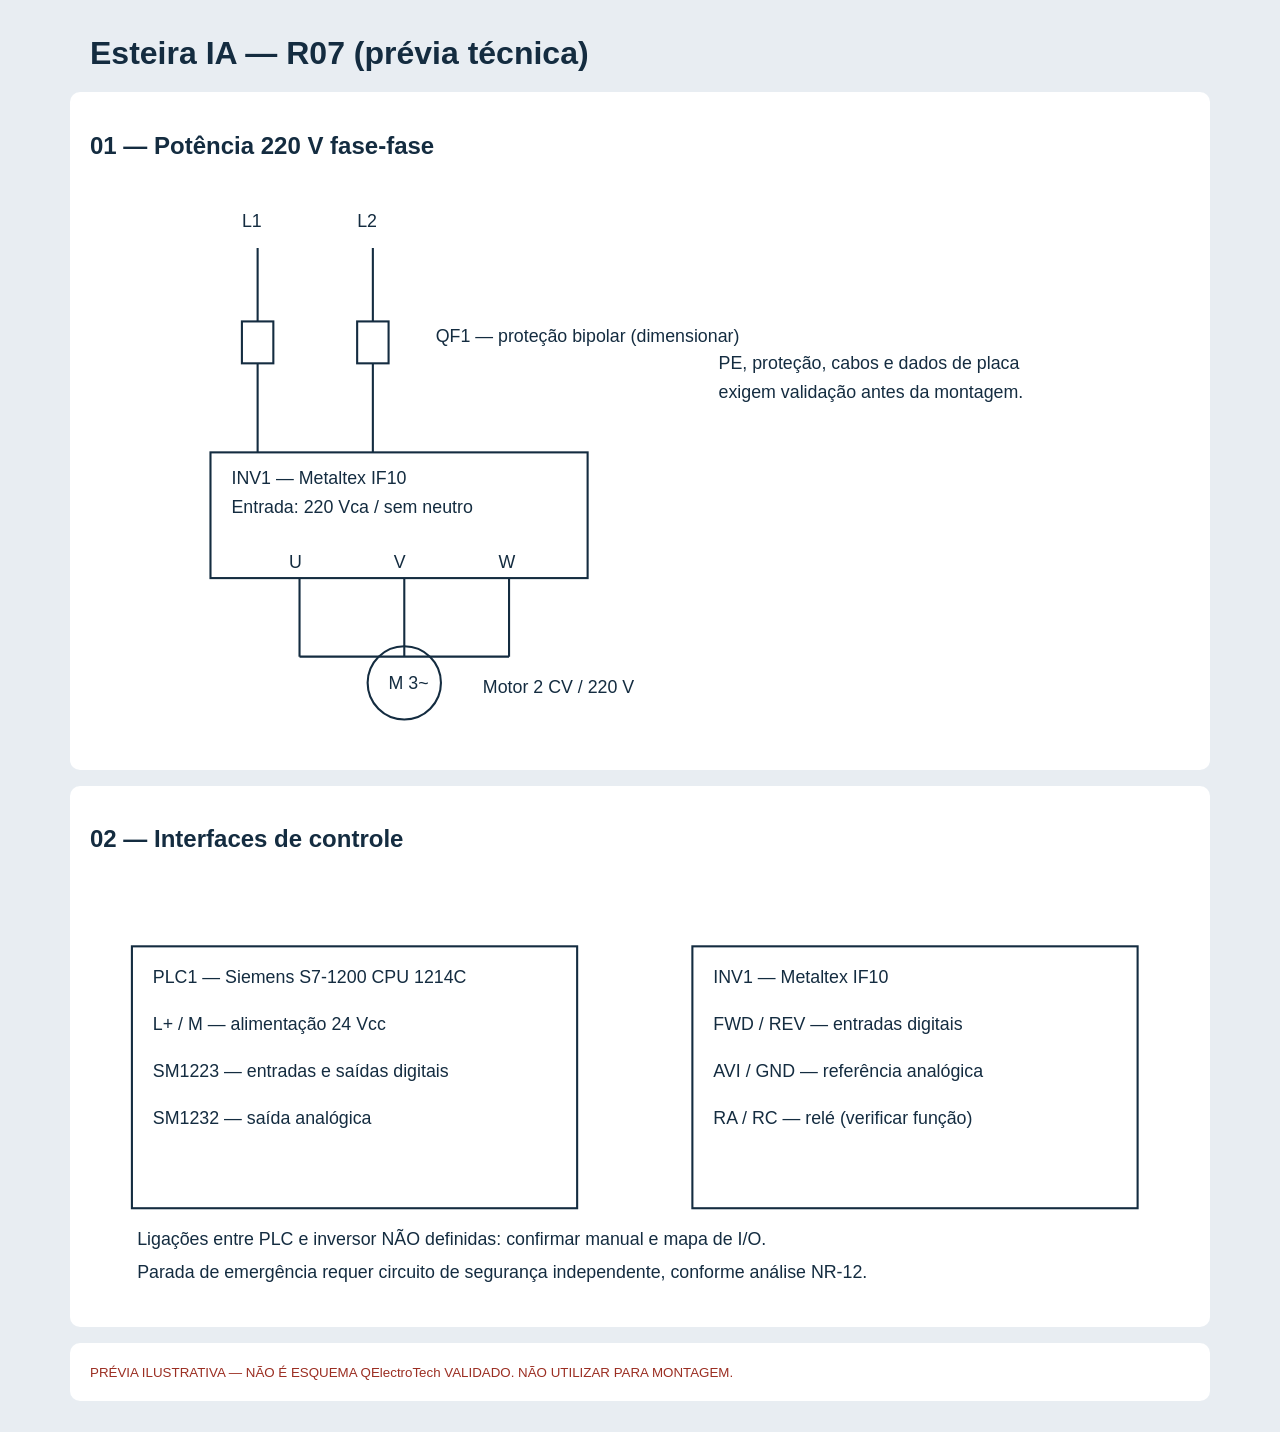
<file: projetos/esteira-ia/visualizar-R07.html>
<!doctype html><html lang="pt-BR"><meta charset="utf-8"><meta name="viewport" content="width=device-width,initial-scale=1"><title>Esteira IA - R07</title><style>body{font:16px Arial;background:#e8edf2;margin:0;padding:15px;color:#142c40}article{max-width:1100px;margin:16px auto;background:white;padding:20px;border-radius:10px;overflow:auto}svg{width:100%;min-width:750px;height:auto}h1{max-width:1100px;margin:20px auto}small{color:#9b2e22}</style><h1>Esteira IA — R07 (prévia técnica)</h1><article><h2>01 — Potência 220 V fase-fase</h2><svg viewBox="0 0 1050 540" xmlns="http://www.w3.org/2000/svg"><g fill="none" stroke="#142c40" stroke-width="2"><path d="M160 65V135m110-70v70M160 175v85m110-85v85"/><rect x="145" y="135" width="30" height="40"/><rect x="255" y="135" width="30" height="40"/><rect x="115" y="260" width="360" height="120"/><path d="M200 380v75m100-75v75m100-75v75"/><circle cx="300" cy="480" r="35"/><path d="M200 455h100m100 0H300"/></g><g font-family="Arial" fill="#142c40" font-size="17"><text x="145" y="45">L1</text><text x="255" y="45">L2</text><text x="330" y="155">QF1 — proteção bipolar (dimensionar)</text><text x="135" y="290">INV1 — Metaltex IF10</text><text x="135" y="318">Entrada: 220 Vca / sem neutro</text><text x="190" y="370">U</text><text x="290" y="370">V</text><text x="390" y="370">W</text><text x="285" y="486">M 3~</text><text x="375" y="490">Motor 2 CV / 220 V</text><text x="600" y="180">PE, proteção, cabos e dados de placa</text><text x="600" y="208">exigem validação antes da montagem.</text></g></svg></article><article><h2>02 — Interfaces de controle</h2><svg viewBox="0 0 1050 410" xmlns="http://www.w3.org/2000/svg"><g fill="none" stroke="#142c40" stroke-width="2"><rect x="40" y="70" width="425" height="250"/><rect x="575" y="70" width="425" height="250"/></g><g font-family="Arial" fill="#142c40" font-size="17"><text x="60" y="105">PLC1 — Siemens S7-1200 CPU 1214C</text><text x="60" y="150">L+ / M — alimentação 24 Vcc</text><text x="60" y="195">SM1223 — entradas e saídas digitais</text><text x="60" y="240">SM1232 — saída analógica</text><text x="595" y="105">INV1 — Metaltex IF10</text><text x="595" y="150">FWD / REV — entradas digitais</text><text x="595" y="195">AVI / GND — referência analógica</text><text x="595" y="240">RA / RC — relé (verificar função)</text><text x="45" y="355">Ligações entre PLC e inversor NÃO definidas: confirmar manual e mapa de I/O.</text><text x="45" y="387">Parada de emergência requer circuito de segurança independente, conforme análise NR-12.</text></g></svg></article><article><small>PRÉVIA ILUSTRATIVA — NÃO É ESQUEMA QElectroTech VALIDADO. NÃO UTILIZAR PARA MONTAGEM.</small></article></html>
</file>
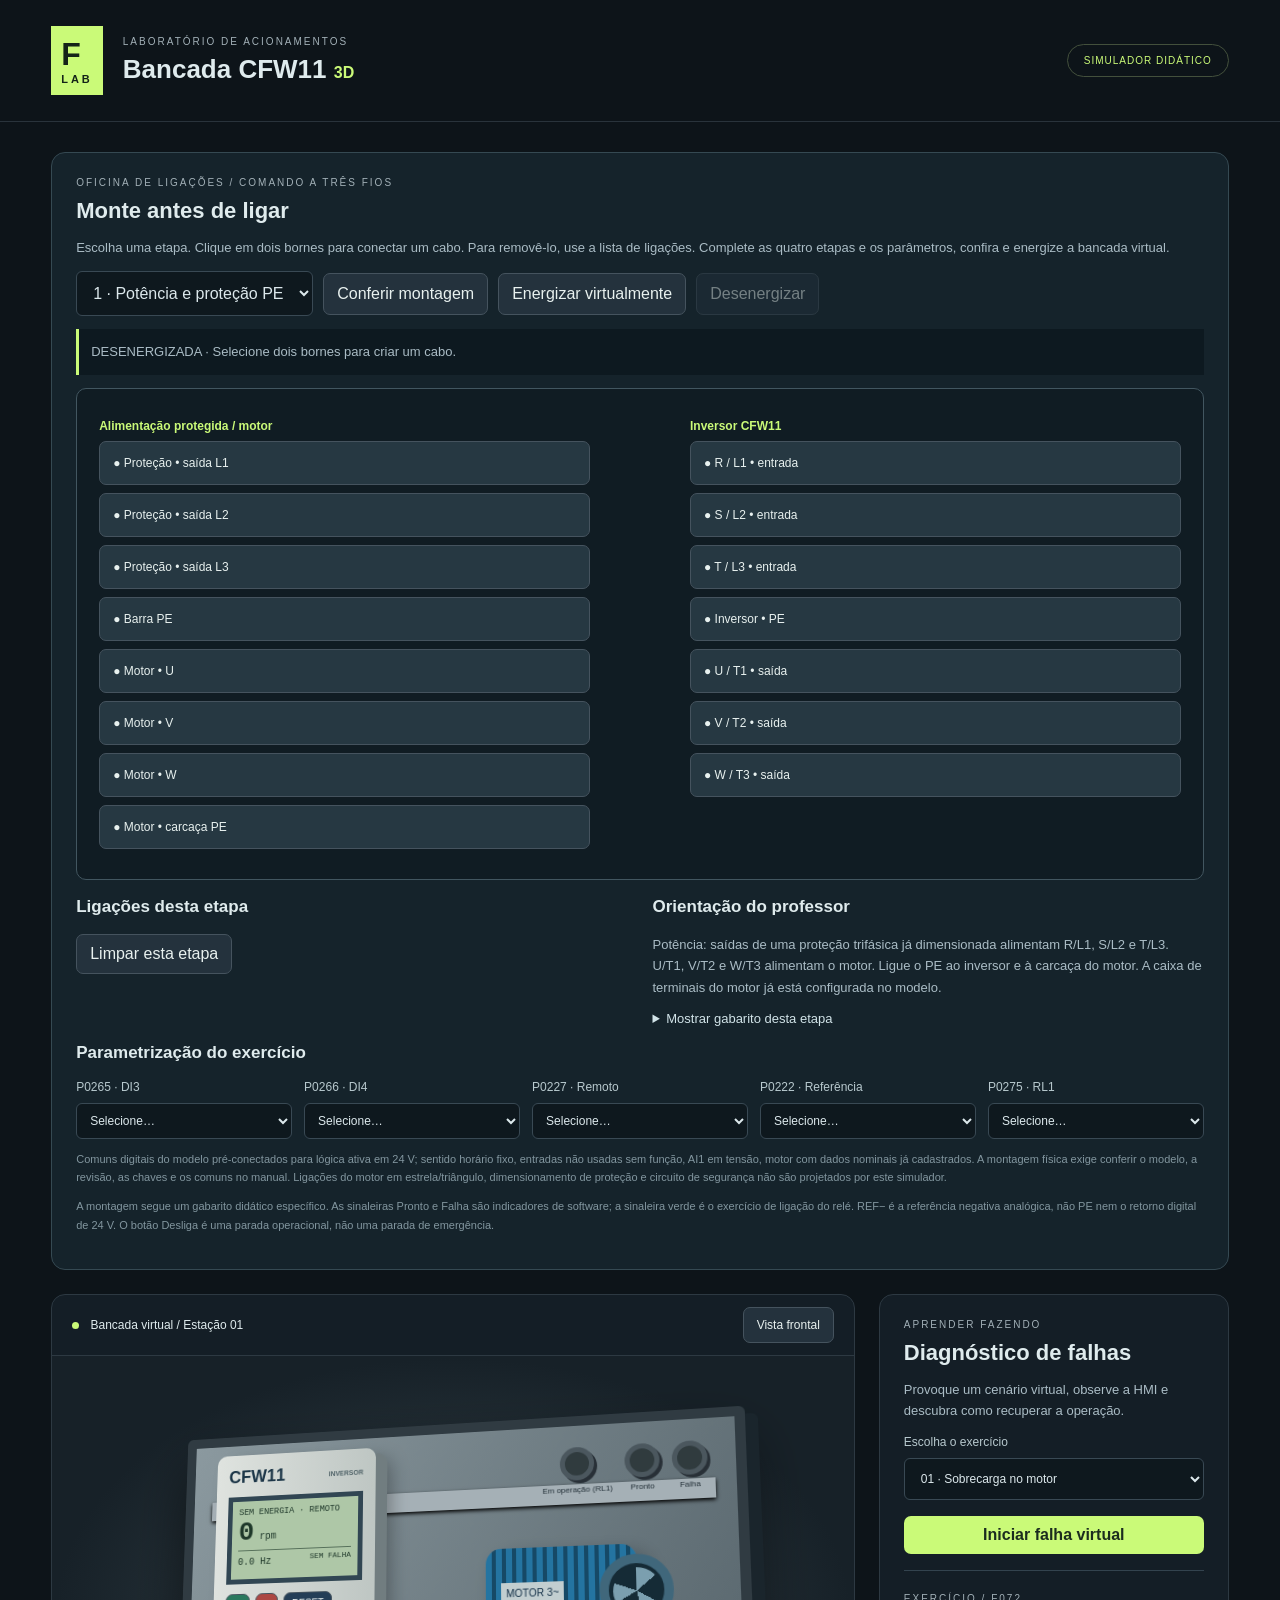
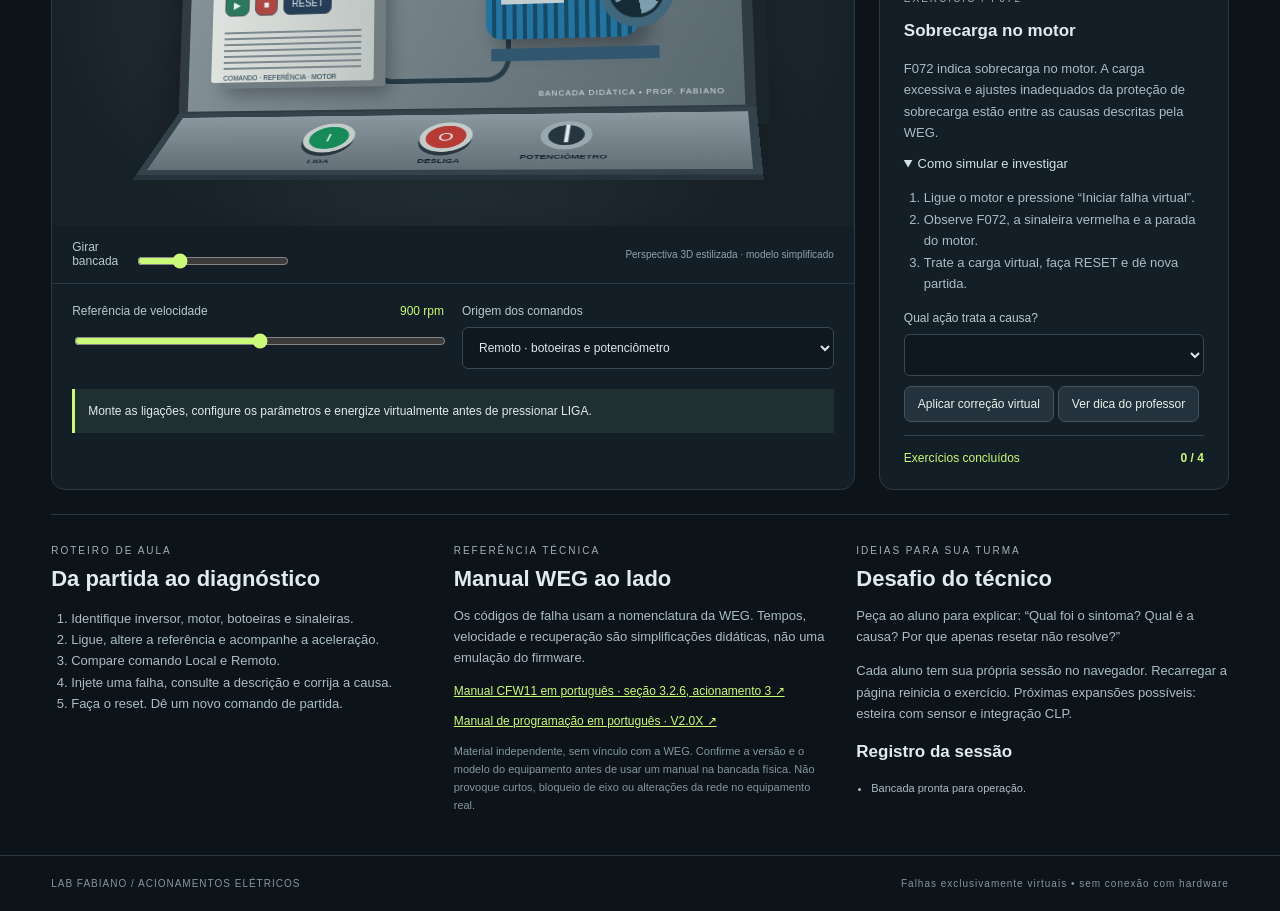
<file: public/bancadas/cfw11-3d.html>
<!doctype html><html lang="pt-BR"><meta charset="utf-8"><meta name="viewport" content="width=device-width,initial-scale=1"><title>Bancada CFW11 • Laboratório 3D</title><style>:root{font-family:Inter,Arial,sans-serif;color:#dfebed;background:#0d1419;font-synthesis:none}*{box-sizing:border-box}body{margin:0}header{display:flex;align-items:center;gap:20px;padding:26px 4%;border-bottom:1px solid #29333b}.brand{background:#cafa78;color:#142318;font-size:32px;font-weight:900;padding:10px}.brand span{display:block;font-size:11px;letter-spacing:3px}small,.eyebrow{font-size:10px;letter-spacing:2px;color:#a2b0b7}h1{margin:5px 0;font-size:26px}em{font-size:16px;color:#cafa78;font-style:normal}h2{font-size:22px;margin:10px 0}h3{font-size:17px}.tag{margin-left:auto;border:1px solid #43503c;border-radius:30px;padding:10px 16px;color:#cafa78;font-size:10px;letter-spacing:1px}main{padding:30px 4%;display:grid;grid-template-columns:minmax(0,1fr) 350px;gap:24px}.workspace,aside{border:1px solid #2d3942;border-radius:14px;overflow:hidden;background:#141e26}.bar{display:flex;justify-content:space-between;align-items:center;padding:12px 20px;border-bottom:1px solid #2d3942;font-size:12px}.dot{display:inline-block;width:7px;height:7px;background:#cafa78;border-radius:50%;margin-right:8px}button,select,input{font:inherit}button{cursor:pointer;background:#24323d;color:#e8f1ef;border:1px solid #45535e;border-radius:7px;padding:10px 13px}button:hover{filter:brightness(1.2)}button:focus-visible,input:focus-visible,select:focus-visible{outline:3px solid #cafa78;outline-offset:3px}.scene{height:470px;perspective:1200px;background:radial-gradient(ellipse at 50% 55%,#36444b,#172128 70%);overflow:hidden;display:flex;justify-content:center;align-items:center}.bench{width:580px;min-width:580px;height:345px;position:relative;transform:rotateX(9deg) rotateY(-12deg);transform-style:preserve-3d;transition:transform .15s}.backboard{position:absolute;width:580px;height:300px;background:linear-gradient(120deg,#8b999f,#59676e);border:10px solid #303b42;border-radius:6px;box-shadow:12px 8px 0 #1a252c,0 30px 60px #0008;transform-style:preserve-3d}.rail{position:absolute;top:60px;left:20px;right:20px;height:20px;background:#a5b0b6;box-shadow:0 2px 4px #000}.drive{position:absolute;top:18px;left:36px;width:170px;height:235px;background:linear-gradient(90deg,#dfe3df,#bec6c3);border-radius:10px 10px 3px 3px;box-shadow:12px 6px 0 #717d80,15px 12px 20px #0005;transform:translateZ(26px);padding:13px;color:#1b3547}.drive-top{font-weight:bold;font-size:18px}.drive-top small{color:#4f6267;float:right;font-size:7px;padding-top:8px;letter-spacing:0}.lcd{margin:10px 0;background:#aec7a7;border:5px solid #314653;padding:7px;color:#1f382a;height:91px;font-family:monospace}.lcd>div{font-size:9px}.lcd strong{font-size:28px}.lcd>span{font-size:10px}.lcd hr{margin:3px 0;border:0;border-top:1px solid #56705a}#code{float:right;font-size:8px}.keys{display:flex;gap:6px}.keys button{padding:5px 8px;font-size:10px;background:#243e57}.keys button:first-child{background:#2a795e}.keys button:nth-child(2){background:#ac4743}.vents{height:40px;margin-top:14px;background:repeating-linear-gradient(0deg,#7b888d 0 2px,transparent 2px 6px)}.terminals{font-size:7px;margin-top:5px}.signalbox{position:absolute;top:22px;right:27px;display:flex;gap:12px;color:#233038;font-size:8px;text-align:center}.lamp{display:block;border:5px solid #4b575e;border-radius:50%;width:34px;height:34px;margin:0 auto 5px;background:#303b3e;box-shadow:3px 3px 0 #283037}.green.on{background:#51f19a;box-shadow:0 0 18px #51f19a88}.amber.on{background:#ffd269;box-shadow:0 0 15px #ffd26966}.red.on{background:#ff534d;box-shadow:0 0 18px #ff534d88}.motor{position:absolute;left:318px;top:127px;transform:translateZ(25px);width:180px;height:110px}.motorbody{width:146px;height:89px;background:repeating-linear-gradient(90deg,#2474a1 0 6px,#164966 6px 10px);border-radius:15px;box-shadow:10px 10px 20px #0005;display:flex;align-items:center;padding:15px}.motorbody span{background:#c2ced0;color:#17334a;font-size:10px;padding:5px}.fan{position:absolute;right:0;top:10px;width:70px;height:70px;border:9px solid #40677b;background:#152b36;border-radius:50%;display:grid;place-items:center}.fan b{width:45px;height:45px;border-radius:50%;background:conic-gradient(#7b9faf 0deg 50deg,#152b36 50deg 120deg,#7b9faf 120deg 170deg,#152b36 170deg 240deg,#7b9faf 240deg 290deg,#152b36 290deg);display:block}.foot{height:12px;width:160px;background:#305670;position:absolute;bottom:0;left:5px}.cable{position:absolute;left:200px;top:194px;width:140px;height:62px;border:5px solid #263b48;border-top:0;border-radius:0 0 25px 20px;transform:translateZ(10px)}.plate{position:absolute;bottom:9px;right:18px;font-size:8px;letter-spacing:1px;color:#d5e0e3}.desk{position:absolute;top:292px;width:580px;height:110px;background:linear-gradient(#8b979e,#637078);border:8px solid #34434b;transform:rotateX(55deg);transform-origin:top;transform-style:preserve-3d;box-shadow:0 8px 0 #26333c}.physical{display:flex;justify-content:center;gap:65px;padding-top:14px}.push{width:51px;height:51px;border:6px solid #c4cccb;border-radius:50%;box-shadow:0 6px 0 #293740;font-size:19px;position:relative;padding:0}.start{background:#178a59}.stop{background:#b63a36}.push span,.pot span{position:absolute;top:55px;left:50%;transform:translateX(-50%);font-size:9px;white-space:nowrap;color:#14232c;font-weight:bold}.pot{position:relative}.pot>div{width:48px;height:48px;border:7px solid #9aa8af;border-radius:50%;background:#263540;text-align:center;padding:0;color:#dce9ef;font-size:25px}.camera{padding:12px 20px;display:flex;justify-content:space-between;align-items:center;gap:20px;font-size:10px;color:#91a2ae}.camera label{display:flex;align-items:center;gap:10px}.controls{padding:20px;display:grid;gap:18px;grid-template-columns:1fr 1fr;border-top:1px solid #293944}label{display:block;font-size:12px;color:#b8c9ce}select,input[type=number]{margin-top:9px;display:block;width:100%;background:#0e181e;color:#dce8ec;border:1px solid #394954;border-radius:6px;padding:12px}input[type=range]{width:100%;accent-color:#cafa78;margin-top:15px;cursor:pointer}output{float:right;color:#cafa78}#localLabel{display:none}.notice{margin:0 20px 20px;padding:13px;border-left:3px solid #cafa78;background:#202f30;font-size:12px;line-height:1.5}aside{padding:24px}p,li{font-size:13px;line-height:1.65;color:#aabcc5}.primary{width:100%;background:#cafa78;color:#1b2c1e;border:none;font-weight:bold;margin:16px 0}.lesson{border-top:1px solid #33434e;padding-top:22px}.lesson button{margin:10px 4px 0 0;font-size:12px}summary{font-size:13px;cursor:pointer;color:#d1e3e8}ol{padding-left:20px}.progress{display:flex;justify-content:space-between;padding-top:15px;border-top:1px solid #33434e;font-size:12px;color:#cafa78}.bottom{grid-column:1/-1;display:grid;grid-template-columns:1fr 1fr 1fr;gap:30px;border-top:1px solid #293944;padding-top:30px}a{display:block;color:#cafa78;font-size:12px;margin:12px 0;line-height:1.5}.fine{font-size:11px;color:#82969f}footer{padding:22px 4%;font-size:10px;letter-spacing:1px;color:#82969f;border-top:1px solid #293944;display:flex;justify-content:space-between}#log{padding-left:15px;max-height:130px;overflow:auto}#log li{font-size:11px}@media(max-width:1000px){main{grid-template-columns:1fr}.bottom{grid-template-columns:1fr 1fr}.scene{height:450px}}@media(max-width:600px){header{padding:18px 5%;gap:12px}h1{font-size:22px}.tag{display:none}main{padding:18px 12px}.bench{scale:.61}.scene{height:310px}.bar{padding:12px;font-size:10px}.controls{grid-template-columns:1fr}.camera{flex-direction:column;align-items:stretch}.bottom{grid-template-columns:1fr;padding:24px 10px}footer{display:block;line-height:2}footer span{display:block}}

.wiring{grid-column:1/-1;background:#15232b;border:1px solid #354952;border-radius:14px;padding:24px}.wiretools{display:flex;flex-wrap:wrap;gap:10px;align-items:center}.wiretools select{width:auto;margin:0}#wireStatus{padding:12px;background:#0d1920;border-left:3px solid #cafa78}#wireBoard{position:relative;border:1px solid #425660;background:#101c23;padding:22px;border-radius:10px}#termGroups{position:relative;display:grid;grid-template-columns:1fr 1fr;column-gap:100px;row-gap:20px;z-index:2;pointer-events:none}.terminalgroup{pointer-events:none}.terminalgroup h4{font-size:12px;color:#cafa78;margin:8px 0}.terminal{display:block;width:100%;margin:8px 0;font-size:12px;text-align:left;pointer-events:auto;background:#263842;min-height:40px}.terminal.selected{outline:3px solid #cafa78}#wireSvg{position:absolute;inset:0;width:100%;height:100%;pointer-events:none;z-index:1}.wirecolumns{display:grid;grid-template-columns:1fr 1fr;gap:25px}#wireList button{margin-left:8px;padding:3px 8px;font-size:11px}.wirecolumns li{font-size:12px;margin:5px 0}#params{display:grid;grid-template-columns:repeat(5,1fr);gap:12px}#params select{padding:9px}.wireok{color:#cafa78!important}.wirebad{color:#ff9b8e!important}button:disabled{opacity:.45;cursor:not-allowed}@media(max-width:600px){.wiring{padding:16px}#termGroups{column-gap:25px}#wireBoard{padding:8px}.terminal{font-size:10px;padding:8px}.wirecolumns{grid-template-columns:1fr}#params{grid-template-columns:1fr 1fr}}

/* Responsive touch-friendly terminals and wire connections */
html{scroll-behavior:smooth}button,select,input{touch-action:manipulation}
#wireBoard,#board{width:100%;min-width:0;touch-action:pan-y}
#wireSvg{overflow:visible}
.terminal,.term{min-width:44px;min-height:44px;touch-action:manipulation;cursor:pointer;user-select:none;-webkit-user-select:none}
.wiretools button,.wiretools select,.toolbar button,.toolbar select{min-height:42px}
@media(max-width:700px){
  .wiring{padding:14px}
  #wireBoard{padding:10px;overflow-x:auto}
  #termGroups{column-gap:14px;row-gap:14px;min-width:0}
  .terminalgroup{min-width:0}
  .terminal{font-size:11px;line-height:1.25;padding:9px 7px;overflow-wrap:anywhere}
  .wiretools{align-items:stretch}
  .wiretools select,.wiretools button{flex:1 1 145px;width:100%;max-width:100%}
  #wireStatus{line-height:1.5}
  .wirecolumns{gap:14px}
  #wireList li{display:flex;align-items:center;gap:6px;flex-wrap:wrap}
  #params{grid-template-columns:repeat(2,minmax(0,1fr))}
}
@media(max-width:380px){
  #termGroups{grid-template-columns:minmax(0,1fr);column-gap:8px}
  #params{grid-template-columns:minmax(0,1fr)}
  .terminal{width:100%;text-align:left}
}
</style><body>
<header><div class="brand">F<span>LAB</span></div><div><small>LABORATÓRIO DE ACIONAMENTOS</small><h1>Bancada CFW11 <em>3D</em></h1></div><span class="tag">SIMULADOR DIDÁTICO</span></header>
<main><section class="wiring"><div class="eyebrow">OFICINA DE LIGAÇÕES / COMANDO A TRÊS FIOS</div><h2>Monte antes de ligar</h2><p>Escolha uma etapa. Clique em dois bornes para conectar um cabo. Para removê-lo, use a lista de ligações. Complete as quatro etapas e os parâmetros, confira e energize a bancada virtual.</p><div class="wiretools"><select id="stage"><option value="power">1 · Potência e proteção PE</option><option value="command">2 · Liga NA / Desliga NF</option><option value="analog">3 · Potenciômetro 10 kΩ</option><option value="relay">4 · Sinaleira verde 24 Vcc</option></select><button id="checkWire">Conferir montagem</button><button id="powerOn">Energizar virtualmente</button><button id="powerOff">Desenergizar</button></div><p id="wireStatus" role="status">DESENERGIZADA · Selecione dois bornes para criar um cabo.</p><div id="wireBoard"><svg id="wireSvg" aria-hidden="true"></svg><div id="termGroups"></div></div><div class="wirecolumns"><div><h3>Ligações desta etapa</h3><ul id="wireList"></ul><button id="clearStage">Limpar esta etapa</button></div><div><h3>Orientação do professor</h3><p id="stageHelp"></p><details id="answerKey"><summary>Mostrar gabarito desta etapa</summary><ul id="wireKey"></ul></details></div></div><h3>Parametrização do exercício</h3><div id="params"></div><p class="fine">Comuns digitais do modelo pré-conectados para lógica ativa em 24 V; sentido horário fixo, entradas não usadas sem função, AI1 em tensão, motor com dados nominais já cadastrados. A montagem física exige conferir o modelo, a revisão, as chaves e os comuns no manual. Ligações do motor em estrela/triângulo, dimensionamento de proteção e circuito de segurança não são projetados por este simulador.</p><p class="fine">A montagem segue um gabarito didático específico. As sinaleiras Pronto e Falha são indicadores de software; a sinaleira verde é o exercício de ligação do relé. REF− é a referência negativa analógica, não PE nem o retorno digital de 24 V. O botão Desliga é uma parada operacional, não uma parada de emergência.</p></section><section class="workspace"><div class="bar"><span><i class="dot"></i> Bancada virtual / Estação 01</span><button id="view">Vista frontal</button></div><div class="scene"><div class="bench" id="bench"><div class="backboard"><div class="rail"></div><div class="drive"><div class="drive-top">CFW11 <small>INVERSOR</small></div><div class="lcd"><div id="lcdState">READY · REMOTO</div><strong id="rpm">0</strong><span> rpm</span><hr><span id="hz">0.0 Hz</span><span id="code">SEM FALHA</span></div><div class="keys"><button id="hmiStart" aria-label="Liga pela HMI">▶</button><button id="hmiStop" aria-label="Desliga pela HMI">■</button><button id="reset">RESET</button></div><div class="vents"></div><div class="terminals">COMANDO · REFERÊNCIA · MOTOR</div></div><div class="signalbox"><div><i id="green" class="lamp green"></i>Em operação (RL1)</div><div><i id="amber" class="lamp amber on"></i>Pronto</div><div><i id="red" class="lamp red"></i>Falha</div></div><div class="motor"><div class="motorbody"><span>MOTOR 3~</span></div><div class="fan" id="fan"><b></b></div><div class="foot"></div></div><div class="cable"></div><div class="plate">BANCADA DIDÁTICA • PROF. FABIANO</div></div><div class="desk"><div class="physical"><button class="push start" id="start">I<span>LIGA</span></button><button class="push stop" id="stop">O<span>DESLIGA</span></button><div class="pot"><div id="knob">┃</div><span>POTENCIÔMETRO</span></div></div></div></div></div><div class="camera"><label>Girar bancada <input id="camera" type="range" min="-25" max="25" value="-12"></label><span>Perspectiva 3D estilizada · modelo simplificado</span></div>
<div class="controls"><label>Referência de velocidade <output id="refOut">900 rpm</output><input id="speed" type="range" min="0" max="1800" step="30" value="900"></label><label>Origem dos comandos<select id="mode"><option value="remote">Remoto · botoeiras e potenciômetro</option><option value="local">Local · teclas da HMI</option></select></label><label id="localLabel">Referência local (rpm)<input id="localSpeed" type="number" value="900" min="0" max="1800" step="30"></label></div><div class="notice" id="notice" role="status">Monte as ligações, configure os parâmetros e energize virtualmente antes de pressionar LIGA.</div></section>
<aside><div class="eyebrow">APRENDER FAZENDO</div><h2>Diagnóstico de falhas</h2><p>Provoque um cenário virtual, observe a HMI e descubra como recuperar a operação.</p><label>Escolha o exercício<select id="exercise"><option value="F072">01 · Sobrecarga no motor</option><option value="F021">02 · Subtensão no barramento CC</option><option value="F022">03 · Sobretensão no barramento CC</option><option value="LOCAL">04 · Botoeira não liga o motor</option></select></label><button class="primary" id="inject">Iniciar falha virtual</button><div class="lesson"><div class="eyebrow" id="lessonCode">EXERCÍCIO 01 / F072</div><h3 id="lessonTitle">Sobrecarga no motor</h3><p id="description"></p><details open><summary>Como simular e investigar</summary><ol id="steps"></ol></details><label>Qual ação trata a causa?<select id="answer"></select></label><button id="fix">Aplicar correção virtual</button><button id="hint">Ver dica do professor</button><p id="feedback" role="status"></p></div><div class="progress"><span>Exercícios concluídos</span><strong id="score">0 / 4</strong></div></aside>
<section class="bottom"><article><div class="eyebrow">ROTEIRO DE AULA</div><h2>Da partida ao diagnóstico</h2><ol><li>Identifique inversor, motor, botoeiras e sinaleiras.</li><li>Ligue, altere a referência e acompanhe a aceleração.</li><li>Compare comando Local e Remoto.</li><li>Injete uma falha, consulte a descrição e corrija a causa.</li><li>Faça o reset. Dê um novo comando de partida.</li></ol></article><article><div class="eyebrow">REFERÊNCIA TÉCNICA</div><h2>Manual WEG ao lado</h2><p>Os códigos de falha usam a nomenclatura da WEG. Tempos, velocidade e recuperação são simplificações didáticas, não uma emulação do firmware.</p><a href="https://static.weg.net/medias/downloadcenter/h10/hb4/WEG-cfw11-manual-do-usuario-200-400v-mec.-e-10000256340-manual-portugues-br-dc.pdf" target="_blank" rel="noopener">Manual CFW11 em português · seção 3.2.6, acionamento 3 ↗</a><a href="https://static.weg.net/medias/downloadcenter/h2b/h91/WEG-cfw11-manual-de-programacao-0899.5654-2.0x-manual-portugues-br.pdf" target="_blank" rel="noopener">Manual de programação em português · V2.0X ↗</a><p class="fine">Material independente, sem vínculo com a WEG. Confirme a versão e o modelo do equipamento antes de usar um manual na bancada física. Não provoque curtos, bloqueio de eixo ou alterações da rede no equipamento real.</p></article><article><div class="eyebrow">IDEIAS PARA SUA TURMA</div><h2>Desafio do técnico</h2><p>Peça ao aluno para explicar: “Qual foi o sintoma? Qual é a causa? Por que apenas resetar não resolve?”</p><p>Cada aluno tem sua própria sessão no navegador. Recarregar a página reinicia o exercício. Próximas expansões possíveis: esteira com sensor e integração CLP.</p><h3>Registro da sessão</h3><ul id="log"><li>Bancada pronta para operação.</li></ul></article></section></main><footer>LAB FABIANO / ACIONAMENTOS ELÉTRICOS <span>Falhas exclusivamente virtuais • sem conexão com hardware</span></footer><script>const $=id=>document.getElementById(id);
const lessons={
F072:{title:'Sobrecarga no motor',text:'F072 indica sobrecarga no motor. A carga excessiva e ajustes inadequados da proteção de sobrecarga estão entre as causas descritas pela WEG.',steps:['Ligue o motor e pressione “Iniciar falha virtual”.','Observe F072, a sinaleira vermelha e a parada do motor.','Trate a carga virtual, faça RESET e dê nova partida.'],options:['Reduzir a carga mecânica virtual','Aumentar a referência de velocidade','Resetar sem investigar'],hint:'Investigue a carga no eixo e a adequação dos ajustes de proteção ao motor. Não desative a proteção para manter a máquina operando.'},
F021:{title:'Subtensão no barramento CC',text:'F021 indica tensão insuficiente no barramento CC. Neste exercício, a causa representada é uma alimentação virtual insuficiente.',steps:['Acione a falha virtual de alimentação.','Observe F021 na HMI.','Restabeleça a condição virtual de alimentação e faça RESET.'],options:['Restabelecer a alimentação virtual','Aumentar a velocidade','Alterar a carga do motor'],hint:'O diagnóstico começa na alimentação e no barramento CC. A inspeção do equipamento real exige profissional habilitado.'},
F022:{title:'Sobretensão no barramento CC',text:'F022 indica tensão excessiva no barramento CC. O exercício representa energia devolvida durante uma desaceleração muito rápida.',steps:['Ligue o motor e injete o cenário de desaceleração.','Observe F022 e identifique a relação entre rampa e barramento CC.','Selecione uma desaceleração virtual mais suave e faça RESET.'],options:['Aumentar o tempo de desaceleração virtual','Reduzir ainda mais o tempo de parada','Insistir no comando LIGA'],hint:'Uma carga com inércia pode devolver energia na desaceleração. Avalie a rampa e o sistema de frenagem conforme a aplicação.'},
LOCAL:{title:'Botoeira não liga o motor',text:'O modo Local deste modelo aceita comandos pela HMI. A botoeira externa funciona em Remoto. Isso é uma condição de comando, não um código de falha WEG.',steps:['Inicie o exercício: a bancada muda para Local.','Tente ligar pela botoeira e observe a mensagem.','Selecione Remoto e volte a testar a partida.'],options:['Selecionar Remoto para usar botoeiras','Resetar uma falha inexistente','Aumentar o potenciômetro'],hint:'Confira a origem dos comandos e da referência. A configuração real depende dos parâmetros e das funções das entradas.'}};
let run=false,rpm=0,fault=null,cause=false,active=null,done=new Set(),angle=0,last=performance.now();
function notice(t){$('notice').textContent=t}function log(t){const li=document.createElement('li');li.textContent=new Date().toLocaleTimeString('pt-BR')+' · '+t;$('log').prepend(li);while($('log').children.length>12)$('log').lastChild.remove()}
function complete(k){done.add(k);$('score').textContent=done.size+' / 4'}
function start(origin){if(!powered)return notice("Partida bloqueada: confira a montagem e energize a bancada virtual.");if(fault)return notice('Partida bloqueada: corrija a causa e faça RESET.');if((origin==='remote')!==($('mode').value==='remote'))return notice('Comando ignorado. A origem selecionada é '+($('mode').value==='remote'?'Remoto: use a botoeira.':'Local: use ▶ na HMI.'));run=true;notice('Motor habilitado. A velocidade acompanha a referência selecionada.');log('Partida em '+$('mode').selectedOptions[0].text)}
function stop(){run=false;notice('Comando de parada: desaceleração virtual de 3 segundos.');log('Parada solicitada')}
$('start').onclick=()=>start('remote');$('hmiStart').onclick=()=>start('local');$('stop').onclick=stop;$('hmiStop').onclick=stop;
function selection(){const k=$('exercise').value,l=lessons[k];$('lessonCode').textContent='EXERCÍCIO / '+(k==='LOCAL'?'COMANDO':k);$('lessonTitle').textContent=l.title;$('description').textContent=l.text;$('steps').replaceChildren(...l.steps.map(t=>{let e=document.createElement('li');e.textContent=t;return e}));$('answer').replaceChildren(...l.options.map((t,i)=>new Option(t,''+i)));$('answer').selectedIndex=-1;$('feedback').textContent=''}
$('exercise').onchange=selection;selection();
$('inject').onclick=()=>{if(!powered)return notice('Monte e energize a bancada antes de iniciar falhas.');if(active)return notice('Conclua o exercício ativo antes de iniciar outro.');active=$('exercise').value;cause=true;run=false;if(active==='LOCAL'){$('mode').value='local';updateMode();notice('Cenário ativo: tente a botoeira LIGA e investigue a origem dos comandos.')}else{fault=active;notice('Falha virtual '+fault+' injetada. Identifique e corrija a causa antes do reset.')}log('Exercício iniciado: '+active)};
$('hint').onclick=()=>{$('feedback').textContent=lessons[$('exercise').value].hint};
$('fix').onclick=()=>{if(!active)return $('feedback').textContent='Inicie primeiro um exercício.';if(active!==$('exercise').value)return $('feedback').textContent='Volte ao exercício ativo: '+active;if($('answer').value!=='0')return $('feedback').textContent='Essa ação não trata a causa deste cenário. Consulte a dica e tente novamente.';cause=false;if(active==='LOCAL'){$('mode').value='remote';updateMode();}else{$('feedback').textContent='Causa virtual corrigida. Agora pressione RESET na HMI.';notice('Causa corrigida. RESET disponível. A partida continuará manual.');log('Causa corrigida: '+active)}};
$('reset').onclick=()=>{if(!fault)return notice('Não existe falha para resetar.');if(cause)return notice('Reset recusado: a causa virtual continua presente.');complete(fault);log('Reset concluído: '+fault);fault=null;active=null;run=false;$('feedback').textContent='Exercício concluído. Dê nova partida para retomar.';notice('Pronto. Pressione LIGA ou ▶ conforme o modo selecionado.')};
function updateMode(){run=false;$('localLabel').style.display=$('mode').value==='local'?'block':'none';if(active==='LOCAL'&&$('mode').value==='remote'){cause=false;complete('LOCAL');active=null;$('feedback').textContent='Origem corrigida. Agora teste a botoeira LIGA.';log('Exercício de comando concluído')}notice('Modo '+$('mode').selectedOptions[0].text+'. Envie novo comando de partida.')}
$('mode').onchange=updateMode;$('speed').oninput=()=>{$('refOut').textContent=$('speed').value+' rpm';$('knob').style.transform='rotate('+(-135+Number($('speed').value)/1800*270)+'deg)'};
$('localSpeed').onchange=()=>{$('localSpeed').value=Math.max(0,Math.min(1800,Number($('localSpeed').value)||0))};
$('camera').oninput=()=>{$('bench').style.transform='rotateX(9deg) rotateY('+$('camera').value+'deg)'};$('view').onclick=()=>{$('camera').value=0;$('bench').style.transform='rotateX(0deg) rotateY(0deg)'};
function tick(now){let dt=Math.min((now-last)/1000,.1);last=now;let ref=$('mode').value==='remote'?Number($('speed').value):Math.max(0,Math.min(1800,Number($('localSpeed').value)||0));let target=run&&!fault?ref:0;let step=(fault?1000:600)*dt;rpm+=Math.sign(target-rpm)*Math.min(Math.abs(target-rpm),step);angle=(angle+rpm*dt*.7)%360;$('fan').firstElementChild.style.transform='rotate('+angle+'deg)';$('rpm').textContent=Math.round(rpm);$('hz').textContent=(rpm/30).toFixed(1)+' Hz';$('code').textContent=fault||'SEM FALHA';$('lcdState').textContent=(!powered?'SEM ENERGIA':fault?'FAULT':run?'RUN':rpm>0?'PARANDO':'READY')+' · '+($('mode').value==='remote'?'REMOTO':'LOCAL');$('green').classList.toggle('on',powered&&run&&!fault);$('amber').classList.toggle('on',powered&&!run&&rpm<1&&!fault);$('red').classList.toggle('on',powered&&!!fault);requestAnimationFrame(tick)}requestAnimationFrame(tick);

let powered=false,selectedTerminal=null,checked=false;const cables=[];
const stages={
power:{help:'Potência: saídas de uma proteção trifásica já dimensionada alimentam R/L1, S/L2 e T/L3. U/T1, V/T2 e W/T3 alimentam o motor. Ligue o PE ao inversor e à carcaça do motor. A caixa de terminais do motor já está configurada no modelo.',groups:[['Alimentação protegida / motor',[['qR','Proteção • saída L1'],['qS','Proteção • saída L2'],['qT','Proteção • saída L3'],['pe','Barra PE'],['mU','Motor • U'],['mV','Motor • V'],['mW','Motor • W'],['mPE','Motor • carcaça PE']]],['Inversor CFW11',[['vR','R / L1 • entrada'],['vS','S / L2 • entrada'],['vT','T / L3 • entrada'],['vPE','Inversor • PE'],['vU','U / T1 • saída'],['vV','V / T2 • saída'],['vW','W / T3 • saída']]]],edges:[['qR','vR'],['qS','vS'],['qT','vT'],['pe','vPE'],['pe','mPE'],['vU','mU'],['vV','mV'],['vW','mW']]},
command:{help:'Comando a três fios: 24 V alimenta separadamente os contatos Liga NA e Desliga NF. A saída do Liga vai à DI3 (17); a saída do Desliga vai à DI4 (18). Configure P0265=6, P0266=7 e P0227=1. Os comuns digitais estão pré-conectados à referência de 0 V para esta lógica do modelo.',groups:[['Botoeiras',[['startIn','Liga NA • contato entrada'],['startOut','Liga NA • contato saída'],['stopIn','Desliga NF • contato entrada'],['stopOut','Desliga NF • contato saída']]],['CFW11 • conector XC1',[['24','13 • +24 Vcc'],['di3','17 • DI3 / Liga'],['di4','18 • DI4 / Desliga'],['di1','15 • DI1 / não usada']]]],edges:[['24','startIn'],['startOut','di3'],['24','stopIn'],['stopOut','di4']]},
analog:{help:'Potenciômetro linear de 10 kΩ: extremo alto em +REF (1), cursor em AI1+ (2), extremo baixo em REF− (4); AI1− (3) ligado a REF− (4). Selecione P0222=1 (AI1). A entrada já está configurada para tensão no modelo. REF− não é o 0 V digital nem PE.',groups:[['Potenciômetro',[['potHigh','Extremo alto'],['potWiper','Cursor / terminal central'],['potLow','Extremo baixo']]],['CFW11 • entrada analógica',[['refPlus','1 • +REF'],['aiPlus','2 • AI1+'],['aiMinus','3 • AI1−'],['refMinus','4 • REF−']]]],edges:[['potHigh','refPlus'],['potWiper','aiPlus'],['potLow','refMinus'],['aiMinus','refMinus']]},
relay:{help:'O relé é um contato seco: não fornece tensão. Uma fonte auxiliar 24 Vcc já preparada alimenta C1 (22). NA1 (23) vai ao positivo da sinaleira verde; o negativo retorna ao 0 V dessa fonte. Configure P0275=11 (Run).',groups:[['Fonte auxiliar e sinaleira',[['aux24','Fonte auxiliar • +24 Vcc'],['aux0','Fonte auxiliar • 0 V'],['lampPlus','Sinaleira verde • +'],['lampMinus','Sinaleira verde • −']]],['CFW11 • relé RL1',[['c1','22 • C1 / comum'],['no1','23 • NA1'],['nc1','21 • NF1']]]],edges:[['aux24','c1'],['no1','lampPlus'],['lampMinus','aux0']]}}
const parameterDefs=[['p265','P0265 · DI3','6',[['0','0 · Sem função'],['6','6 · Liga'],['7','7 · Desliga']]],['p266','P0266 · DI4','7',[['0','0 · Sem função'],['6','6 · Liga'],['7','7 · Desliga']]],['p227','P0227 · Remoto','1',[['0','0 · HMI'],['1','1 · DIx']]],['p222','P0222 · Referência','1',[['0','0 · HMI'],['1','1 · AI1']]],['p275','P0275 · RL1','11',[['13','13 · Sem falha'],['11','11 · Run']]]];
const endpointNames={};for(const st of Object.values(stages))for(const g of st.groups)for(const [id,name] of g[1])endpointNames[id]=name;
const key=(a,b)=>[a,b].sort().join('|');const expected=new Set(Object.values(stages).flatMap(s=>s.edges.map(e=>key(...e))));
function wireMessage(t){$('wireStatus').textContent=(powered?'ENERGIZADA':'DESENERGIZADA')+' · '+t}
function validateWiring(){const present=new Set(cables.map(c=>key(c.a,c.b)));const missing=[...expected].filter(k=>!present.has(k));const wrong=cables.filter(c=>!expected.has(key(c.a,c.b)));const badParams=parameterDefs.filter(p=>$(p[0]).value!==p[2]);return {ok:missing.length===0&&wrong.length===0&&badParams.length===0,missing,wrong,badParams}}
for(const [id,title,correct,options] of parameterDefs){const label=document.createElement('label');label.textContent=title;const select=document.createElement('select');select.id=id;select.append(new Option('Selecione…',''),...options.map(([v,t])=>new Option(t,v)));select.onchange=()=>{checked=false;wireMessage('Parâmetro alterado. Confira a montagem novamente.')};label.append(select);$('params').append(label)}
function cableLabel(c){return endpointNames[c.a]+' ↔ '+endpointNames[c.b]}
function selectTerminal(id){if(powered)return wireMessage('Desenergize antes de alterar os cabos.');if(selectedTerminal===id){selectedTerminal=null;renderWires();return}if(!selectedTerminal){selectedTerminal=id;renderWires();wireMessage('Selecionado: '+endpointNames[id]+'. Clique no outro borne.');return}const a=selectedTerminal;selectedTerminal=null;if(cables.some(c=>key(c.a,c.b)===key(a,id)))return wireMessage('Esse cabo já existe.');cables.push({a,b:id,stage:$('stage').value});checked=false;renderStage();wireMessage('Cabo criado. Use Conferir montagem para avaliar.');}
function renderStage(){selectedTerminal=null;const st=stages[$('stage').value];$('stageHelp').textContent=st.help;$('termGroups').replaceChildren();for(const [title,terminals] of st.groups){const group=document.createElement('div');group.className='terminalgroup';const h=document.createElement('h4');h.textContent=title;group.append(h);for(const [id,name] of terminals){const b=document.createElement('button');b.className='terminal';b.id='term_'+id;b.textContent='● '+name;b.onclick=()=>selectTerminal(id);group.append(b)}$('termGroups').append(group)}$('wireKey').replaceChildren(...st.edges.map(([a,b])=>{let li=document.createElement('li');li.textContent=cableLabel({a,b});return li}));$('wireList').replaceChildren(...cables.filter(c=>c.stage===$('stage').value).map(c=>{const li=document.createElement('li');li.textContent=cableLabel(c);if(checked)li.className=expected.has(key(c.a,c.b))?'wireok':'wirebad';const b=document.createElement('button');b.textContent='Remover';b.disabled=powered;b.onclick=()=>{if(powered)return;const i=cables.indexOf(c);cables.splice(i,1);checked=false;renderStage();wireMessage('Cabo removido. Confira novamente.')};li.append(b);return li}));requestAnimationFrame(renderWires)}
function renderWires(){const board=$('wireBoard').getBoundingClientRect();$('wireSvg').replaceChildren();for(const c of cables.filter(c=>c.stage===$('stage').value)){const a=$('term_'+c.a).getBoundingClientRect(),b=$('term_'+c.b).getBoundingClientRect();let x1=a.left+a.width/2-board.left,y1=a.top+a.height/2-board.top,x2=b.left+b.width/2-board.left,y2=b.top+b.height/2-board.top;const path=document.createElementNS('http://www.w3.org/2000/svg','path');const mid=(x1+x2)/2+(Math.abs(x1-x2)<20?55:0);path.setAttribute('d',`M ${x1} ${y1} C ${mid} ${y1}, ${mid} ${y2}, ${x2} ${y2}`);path.setAttribute('fill','none');path.setAttribute('stroke',checked?(expected.has(key(c.a,c.b))?'#cafa78':'#ff827a'):'#7b9daa');path.setAttribute('stroke-width','3');path.setAttribute('opacity','.65');$('wireSvg').append(path)}for(const g of stages[$('stage').value].groups)for(const [id] of g[1])$('term_'+id).classList.toggle('selected',selectedTerminal===id)}
$('stage').onchange=()=>{renderStage();$('answerKey').open=false};window.addEventListener('resize',renderWires);
$('clearStage').onclick=()=>{if(powered)return wireMessage('Desenergize primeiro.');for(let i=cables.length-1;i>=0;i--)if(cables[i].stage===$('stage').value)cables.splice(i,1);checked=false;renderStage();wireMessage('Etapa limpa.')};
function checkAll(){checked=true;const result=validateWiring();renderStage();wireMessage(result.ok?'Montagem e parâmetros corretos. Pode energizar virtualmente.':`${expected.size-result.missing.length}/${expected.size} ligações previstas. ${result.wrong.length} cabo(s) fora do gabarito. ${result.badParams.length} parâmetro(s) pendente(s). Complete as quatro etapas.`);return result.ok}
$('checkWire').onclick=checkAll;
function setPowered(on){powered=on;run=false;if(!on)rpm=0;for(const [id] of parameterDefs)$(id).disabled=on;$('powerOn').disabled=on;$('powerOff').disabled=!on;renderStage()}
$('powerOn').onclick=()=>{if(!checkAll())return;setPowered(true);wireMessage('Partida liberada. Use LIGA em Remoto ou ▶ em Local.');notice('Bancada virtual energizada. Pressione LIGA.');log('Montagem aprovada; energia virtual habilitada.')};
$('powerOff').onclick=()=>{setPowered(false);wireMessage('Cabos e parâmetros liberados para edição.');notice('Bancada virtual desenergizada.');log('Energia virtual desligada.')};
setPowered(false);renderStage();

// Keep SVG cables aligned with their terminals after resize or phone rotation.
window.addEventListener('resize',()=>requestAnimationFrame(renderWires),{passive:true});
window.addEventListener('orientationchange',()=>setTimeout(renderWires,180),{passive:true});
</script></body></html>
</file>
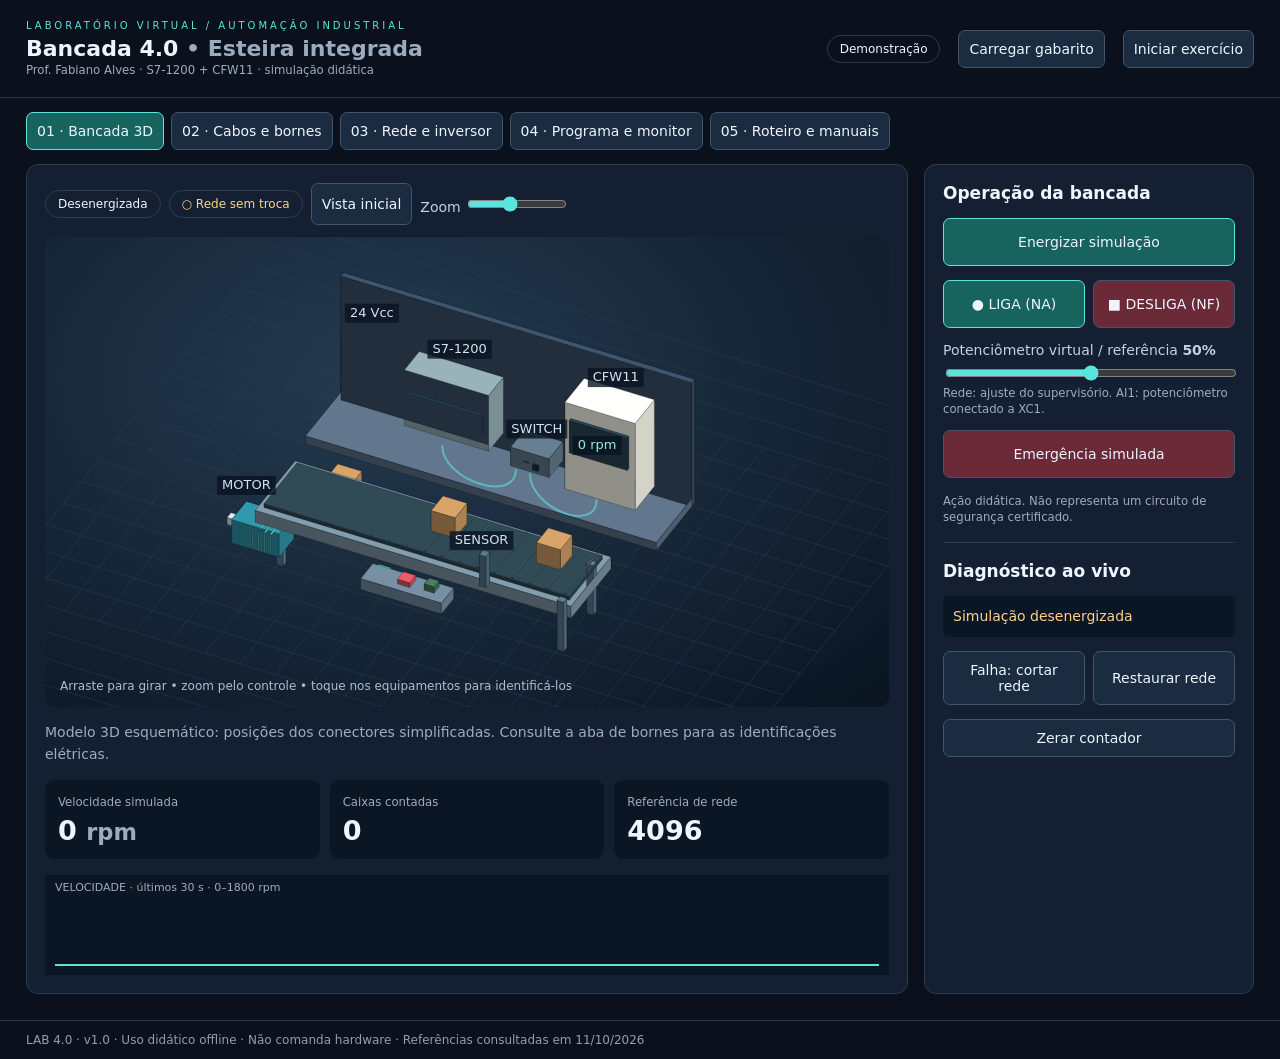
<file: public/bancadas/esteira-s7-cfw11.html>
<!doctype html><html lang="pt-BR"><meta charset="utf-8"><meta name="viewport" content="width=device-width,initial-scale=1"><title>Bancada 4.0 • Fabiano Alves</title>
<style>
:root{color-scheme:dark;--bg:#0a111c;--panel:#142032;--line:#2b3c51;--muted:#9cacbe;--ink:#eef5ff;--cyan:#5de3dd;--good:#5ce5a5;--bad:#ff7d7d}*{box-sizing:border-box}body{margin:0;background:var(--bg);color:var(--ink);font:14px system-ui,sans-serif}header{display:flex;align-items:center;gap:18px;padding:20px 26px;border-bottom:1px solid var(--line);flex-wrap:wrap}h1{font-size:22px;margin:0}h2{font-size:17px;margin:0 0 15px}h3{font-size:14px;color:var(--cyan)}p{line-height:1.6}small,.muted{color:var(--muted)}.brand{flex:1}.eyebrow{font-size:10px;letter-spacing:3px;color:var(--cyan);margin-bottom:5px}button,select,input{font:inherit}button,select,input[type=text],input[type=number]{background:#1b2b40;border:1px solid #41556e;color:var(--ink);border-radius:7px;padding:10px}button{cursor:pointer}button:hover{border-color:var(--cyan)}button.active,.primary{background:#17645f;border-color:var(--cyan)}button.danger{background:#6a2a37}button:disabled{opacity:.4;cursor:not-allowed}nav{display:flex;gap:7px;flex-wrap:wrap;padding:14px 26px}main{padding:0 26px 26px}.grid{display:grid;grid-template-columns:minmax(0,1fr) 330px;gap:16px}.card{background:var(--panel);border:1px solid var(--line);border-radius:12px;padding:18px;min-width:0}.toolbar{display:flex;gap:8px;flex-wrap:wrap;align-items:center;margin-bottom:12px}.pill{border:1px solid var(--line);border-radius:100px;padding:6px 12px;font-size:12px}.good{color:var(--good)}.bad{color:var(--bad)}.warn{color:#ffd08b}.metrics{display:grid;grid-template-columns:repeat(3,1fr);gap:10px;margin-bottom:16px}.metric{background:#0b1624;border-radius:9px;padding:13px}.metric b{display:block;font-size:27px;font-weight:550;margin-top:6px}.scene{height:470px;position:relative;background:radial-gradient(ellipse at 40% 30%,#253b50,#0a1421);border-radius:10px;overflow:hidden}canvas{display:block;width:100%;height:100%;touch-action:none}.hint{position:absolute;bottom:14px;left:15px;color:#adbfce;font-size:12px;pointer-events:none}.control{display:flex;gap:8px;margin:14px 0;flex-wrap:wrap}.control button{flex:1;min-height:48px}input[type=range]{width:100%;accent-color:var(--cyan)}label{display:block;color:#c3d0df;margin:12px 0 5px}hr{border:0;border-top:1px solid var(--line);margin:18px 0}.tab{display:none}.tab.active{display:block}.twocol{display:grid;grid-template-columns:1fr 1fr;gap:16px}.full{width:100%}.terminalboard{position:relative;min-height:470px;background:#0b1521;border-radius:10px;padding:20px;display:grid;grid-template-columns:1fr 1fr;gap:35px 100px;overflow:hidden}.device{border:1px solid #516074;background:#1e2b3b;padding:12px;border-radius:7px;position:relative;z-index:2;align-self:start}.device h3{margin-top:0}.terms{display:flex;gap:6px;flex-wrap:wrap}.term{padding:9px 7px;font-size:11px;background:#354154;border-bottom:4px solid #cda55e}.term.selected{outline:3px solid #5de3dd}.term.linked{border-bottom-color:#5ce5a5}.term.wrong{border-bottom-color:#ff7d7d}#wireSvg{position:absolute;inset:0;width:100%;height:100%;z-index:3;pointer-events:none}#wireSvg path{pointer-events:stroke;cursor:pointer}.scroll{overflow:auto;max-height:470px}table{width:100%;border-collapse:collapse;font-size:12px}th,td{padding:10px 7px;border-bottom:1px solid var(--line);text-align:left}th{color:#a1b8cb}a{color:var(--cyan)}.statusline{padding:10px;background:#091624;border-radius:6px;margin:7px 0;line-height:1.5}.log{font:12px ui-monospace,monospace;max-height:210px;overflow:auto;line-height:1.8}.ladder{width:100%;height:280px;background:#0b1422;border-radius:9px}.check{display:flex;align-items:center;gap:10px;margin:15px 0}.check input{width:18px;height:18px}footer{color:#8e9fb3;font-size:12px;padding:12px 26px;border-top:1px solid var(--line)}#toast{position:fixed;bottom:20px;left:50%;transform:translateX(-50%);z-index:20;background:#e6f5ff;color:#102031;padding:12px 18px;border-radius:8px;max-width:90%;display:none}.sources li{margin-bottom:15px;line-height:1.6}details{padding:12px;border:1px solid var(--line);border-radius:8px;margin:10px 0}summary{cursor:pointer}#trend{height:100px}.step{margin:10px 0;padding:11px;background:#0c1725;border-left:3px solid var(--cyan)}@media(max-width:950px){.grid,.twocol{grid-template-columns:1fr}.scene{height:390px}header,nav{padding-left:14px;padding-right:14px}main{padding:0 12px 18px}.terminalboard{gap:25px 45px;padding:12px}}@media(max-width:450px){.metrics{gap:5px}.metric{padding:10px}.metric b{font-size:23px}.scene{height:320px}.terminalboard{gap:24px 14px}.term{font-size:10px;padding:9px 5px}.card{padding:13px}}
 
/* Responsive touch-friendly terminals and interactive cable routes */
html{scroll-behavior:smooth}button,select,input{touch-action:manipulation}
#board{width:100%;min-width:0;touch-action:pan-y}
#wireSvg{overflow:visible}
.term{min-width:44px;min-height:44px;touch-action:manipulation;cursor:pointer;user-select:none;-webkit-user-select:none}
.toolbar button,.toolbar select{min-height:42px}
@media(max-width:700px){
  .terminalboard{width:100%;min-width:0;gap:22px 12px;padding:10px}
  .term{font-size:11px;line-height:1.25;padding:10px 6px;overflow-wrap:anywhere}
  .toolbar{display:flex;flex-wrap:wrap;gap:8px}
  .toolbar button,.toolbar select{flex:1 1 140px;max-width:100%}
  .twocol{grid-template-columns:minmax(0,1fr)}
  #wireList{max-height:280px}
}
@media(max-width:380px){
  .terminalboard{gap:18px 8px}
  .term{font-size:10px;padding:9px 4px}
}
</style>
<header><div class="brand"><div class="eyebrow">LABORATÓRIO VIRTUAL / AUTOMAÇÃO INDUSTRIAL</div><h1>Bancada 4.0 <span class="muted">• Esteira integrada</span></h1><small>Prof. Fabiano Alves · S7-1200 + CFW11 · simulação didática</small></div><span id="modeLabel" class="pill">Demonstração</span><button id="demo">Carregar gabarito</button><button id="exercise">Iniciar exercício</button></header>
<nav id="tabs"><button class="active" data-tab="bench">01 · Bancada 3D</button><button data-tab="wiring">02 · Cabos e bornes</button><button data-tab="network">03 · Rede e inversor</button><button data-tab="logic">04 · Programa e monitor</button><button data-tab="guide">05 · Roteiro e manuais</button></nav>
<main>
<section id="bench" class="tab active"><div class="grid"><div class="card"><div class="toolbar"><span class="pill" id="runStatus">Parada</span><span class="pill" id="netStatus">Rede</span><button id="homeCamera">Vista inicial</button><label style="margin:0">Zoom <input id="zoom" type="range" min="65" max="150" value="100" style="width:100px"></label></div><div class="scene"><canvas id="scene" aria-label="Bancada tridimensional interativa com CLP, inversor, motor e esteira"></canvas><div class="hint">Arraste para girar • zoom pelo controle • toque nos equipamentos para identificá-los</div></div><p id="selection" class="muted">Modelo 3D esquemático: posições dos conectores simplificadas. Consulte a aba de bornes para as identificações elétricas.</p><div class="metrics"><div class="metric"><small>Velocidade simulada</small><b id="rpm">0 <small>rpm</small></b></div><div class="metric"><small>Caixas contadas</small><b id="count">0</b></div><div class="metric"><small>Referência de rede</small><b id="refword">4096</b></div></div><canvas id="trend"></canvas></div><aside class="card"><h2>Operação da bancada</h2><div class="control"><button id="power" class="primary">Energizar simulação</button></div><div class="control"><button id="start" class="primary">● LIGA (NA)</button><button id="stop" class="danger">■ DESLIGA (NF)</button></div><label>Potenciômetro virtual / referência <b id="speedText">50%</b></label><input id="speed" type="range" min="0" max="100" value="50"><small>Rede: ajuste do supervisório. AI1: potenciômetro conectado a XC1.</small><div class="control"><button id="estop" class="danger">Emergência simulada</button></div><small>Ação didática. Não representa um circuito de segurança certificado.</small><hr><h2>Diagnóstico ao vivo</h2><div id="diagnostics"></div><div class="control"><button id="breaknet">Falha: cortar rede</button><button id="restore">Restaurar rede</button></div><button id="resetCount" class="full">Zerar contador</button></aside></div></section>
<section id="wiring" class="tab"><div class="card"><h2>Montagem do painel</h2><p>Desenergize a simulação. Toque no borne de origem e depois no destino. Durante a ligação, toque no fundo para criar pontos de passagem do cabo. Toque no cabo ou no × da lista para removê-lo.</p><div class="toolbar"><button id="wirePower">Desenergizar para editar</button><select id="wireType" aria-label="Tipo de cabo"><option value="control">Controle 24 V</option><option value="analog">Sinal analógico</option><option value="ethernet">Ethernet</option><option value="power">Potência</option><option value="pe">Proteção PE</option></select><button id="cancelWire">Cancelar cabo</button><label style="margin:0"><input id="showWires" type="checkbox" checked> Mostrar cabos</label><span id="wireHint" class="muted">Selecione dois bornes.</span></div><div class="twocol"><div id="board" class="terminalboard"><svg id="wireSvg"></svg></div><div><h3>Verificação das ligações <span id="score"></span></h3><div id="wireList" class="scroll"></div><details><summary>Ver gabarito de conexões</summary><div id="answerWires"></div></details><p class="warn">O simulador valida as conexões deste exercício. Não calcula curto-circuito, seletividade, isolamento, seção de cabos ou proteção do motor.</p></div></div></div></section>
<section id="network" class="tab"><div class="twocol"><div class="card"><h2>Rede Ethernet • Modbus TCP</h2><p>CPU como cliente; CFW11 + MODBUSTCP-05 como servidor. Switch com três portas usadas; supervisório é um terceiro participante virtual.</p><label>IP do CLP</label><input id="plcIP" type="text" value="192.168.0.10" class="full"><label>IP do CFW11 / Anybus</label><input id="driveIP" type="text" value="192.168.0.20" class="full"><label>IP do supervisório</label><input id="hmiIP" type="text" value="192.168.0.30" class="full"><label>Máscara (exercício com /24)</label><input id="mask" type="text" value="255.255.255.0" class="full"><label>Porta do servidor</label><input id="port" type="number" value="502"><div class="check"><input id="module" type="checkbox" checked><span>Módulo MODBUSTCP-05 instalado no CFW11</span></div><button id="applyNet" class="primary">Aplicar e reiniciar rede simulada</button><div id="networkDiag" class="statusline"></div><h3>Telegramas simulados • ciclo 100 ms</h3><div id="telegrams" class="log"></div><p class="muted">Não há pacotes Modbus reais. O navegador simula requisição, resposta e estados. O IP acima não é o endereço para abrir esta página.</p></div><div class="card"><h2>Parametrização do CFW11</h2><p>Perfil didático de controle V6.1X, Anybus em modo Modbus WEG. Ajuste parado e desenergizado nesta bancada.</p><div id="params"></div><button id="applyParams" class="primary">Aplicar parâmetros</button><details><summary>Mapa de dados e escala</summary><table><tr><th>Função</th><th>Offset PDU</th><th>MB_DATA_ADDR*</th></tr><tr><td>Estado P0680</td><td>680</td><td>40681</td></tr><tr><td>Velocidade P0681</td><td>681</td><td>40682</td></tr><tr><td>Comando P0686</td><td>686</td><td>40687</td></tr><tr><td>Referência P0687</td><td>687</td><td>40688</td></tr></table><p>*Convenção Holding 40001 do exemplo Siemens. Endereço PDU zero-based = número do parâmetro quando P0854=0. Não confundir com compatibilidade Anybus.</p><p>8192 = 1800 rpm síncronos, motor de referência com 4 polos / 60 Hz. 900 rpm → 4096. A rotação mecânica real depende do escorregamento e do controle.</p><p>Comando: bit 0 gira, bit 1 habilitação geral, bit 2 sentido direto, bit 4 remoto. Marcha 0x0017; parada por rampa 0x0016.</p></details></div></div></section>
<section id="logic" class="tab"><div class="twocol"><div class="card"><h2>Ladder didático • monitoração online</h2><svg id="ladder" class="ladder" viewBox="0 0 650 280"></svg><p>Contato lógico de Stop_OK é NA no Ladder: a botoeira física é NF e entrega 1 enquanto não está pressionada. O desligamento tem prioridade sobre a partida.</p><h3>Configurar o programa do exercício</h3><label>Entrada de partida</label><select id="startInput"><option value="0">I0.0</option><option value="2">I0.2</option></select><label>Entrada de Stop_OK</label><select id="stopInput"><option value="1">I0.1</option><option value="0">I0.0</option></select><div class="check"><input id="seal" type="checkbox" checked><span>Selo de marcha M0.0</span></div><div class="check"><input id="edge" type="checkbox" checked><span>Contar somente a borda de subida do sensor</span></div><button id="download" class="primary">Carregar programa na CPU simulada</button><button id="cpu">CPU → STOP</button><p class="muted">Editor guiado; não é o TIA Portal e não importa projetos .ap. A carga reinicia a memória de marcha para evitar partida automática.</p></div><div class="card"><h2>Entradas, saídas e memória</h2><table id="watch"></table><h3>Histórico de eventos</h3><div id="events" class="log"></div><details><summary>Como reproduzir a lógica no TIA Portal</summary><ol><li>Crie uma CPU 1212C DC/DC/DC compatível com o hardware real.</li><li>Crie tags I0.0 Start, I0.1 Stop_OK e I0.2 Sensor.</li><li>Faça selo M0.0 com Stop_OK em série e Start em paralelo com M0.0. Inclua permissivos reais definidos pelo projeto.</li><li>Use CTU para borda positiva do sensor; reset separado.</li><li>Configure MB_CLIENT e o bloco de conexão conforme a versão do TIA. Alterne leitura e escrita; só lance nova REQ quando BUSY=0, trate DONE, ERROR e STATUS.</li><li>Escreva duas palavras desde 40687; leia duas desde 40681, na convenção mostrada. Confirme P0854 e a ordem dos bytes antes dos testes.</li><li>Implemente perda de comunicação e novo comando de partida após falha. Proteções e emergência exigem circuito de segurança próprio.</li></ol></details></div></div></section>
<section id="guide" class="tab"><div class="twocol"><div class="card"><h2>Primeiro veja. Depois monte.</h2><div class="step">1 · Gabarito: energize, pressione LIGA, varie a referência e acompanhe a contagem.</div><div class="step">2 · Pare, abra Programa e monitore I0.0, I0.1, M0.0 e CTU.</div><div class="step">3 · Corte a rede: observe o diagnóstico e a perda da marcha. Restaure e dê uma nova partida.</div><div class="step">4 · Inicie o exercício: conecte alimentação, botoeiras, sensor, sinaleira, motor e rede. Faça isso desenergizado.</div><div class="step">5 · Corrija IP, parâmetros e programa. Energize e teste. Use o gabarito para conferir o que falta.</div><div class="step">6 · Mude P0222 de 10 para 1: a referência passa a depender dos três fios do potenciômetro e do jumper AI1−/AGND.</div><h3>Referências de equipamento</h3><p>Siemens S7-1200 clássico, CPU 1212C DC/DC/DC, 6ES7212-1AE40-0XB0. Inversor WEG CFW11, perfil de controle V6.1X, conector XC1 e módulo Anybus MODBUSTCP-05. Motor virtual de quatro polos e 60 Hz; rotação síncrona 1800 rpm.</p><p>A mecânica e a potência do CFW11 real ainda não foram identificadas. A ilustração não reproduz dimensões nem posição exata dos bornes. A parte de força é funcional e não constitui projeto executivo.</p><h3>Antes da bancada física</h3><p>Conferir códigos, firmware, módulo, placa do motor, tensão de rede, proteção, aterramento, configuração das entradas e manuais da unidade. Montar desenergizado, bloquear a alimentação e respeitar o tempo de descarga do barramento CC indicado pelo fabricante. A parada por rede não substitui emergência e segurança de máquina.</p><h3>Arquitetura deste arquivo</h3><p>O Node-RED entrega esta página por HTTP usando apenas nós nativos. Cada navegador tem sua própria bancada e salva a montagem localmente; recarregar sempre inicia desenergizado. Os alunos não compartilham o mesmo estado. Não há ligação com equipamentos físicos ou TIA Portal.</p><button id="export">Exportar montagem e relatório JSON</button></div><div class="card"><h2>Manuais e rastreabilidade</h2><ul class="sources"><li><a target="_blank" rel="noopener" href="https://docs.tia.siemens.cloud/r/simatic_s7_1200_manual_collection_enus_20/technical-specifications/cpu-1212c/cpu-1212c-wiring-diagrams">Siemens • CPU 1212C — Wiring diagrams</a><br>Manual S7-1200 V20, seção Technical specifications / CPU 1212C. Referência dos grupos L+, M, 1M, 3L+, 3M, DI, DQ e porta PN. Endereços de I/O são os adotados neste projeto.</li><li><a target="_blank" rel="noopener" href="https://cache.industry.siemens.com/dl/files/678/109757678/att_951497/v1/STEP7_V1x_MODBUS_TCP.pdf">Siemens • Modbus TCP — S7-1200 / S7-1500</a><br>28/04/2018, pp. 12–14: REQ, MB_MODE e MB_DATA_ADDR; instrução MB_CLIENT. Exemplo de aplicação, não projeto TIA pronto.</li><li><a target="_blank" rel="noopener" href="https://static.weg.net/medias/downloadcenter/h10/hb4/WEG-cfw11-manual-do-usuario-200-400v-mec.-e-10000256340-manual-portugues-br-dc.pdf">WEG • CFW11 — Manual do usuário, doc. 10000256340</a><br>Cap. 3, conexões de controle XC1 e figuras de acionamentos. Referência para nomes dos bornes; mecânica E deste documento não define a potência da sua bancada.</li><li><a target="_blank" rel="noopener" href="https://static.weg.net/medias/downloadcenter/h96/hfc/WEG-CFW11-quick-parameter-reference-10007744144-en-es-pt.pdf">WEG • Referência de parâmetros V6.0X/V6.1X</a><br>P0100, P0101, P0133, P0134, P0220–P0228, P0231/P0233 e P0680–P0687. Só os parâmetros mostrados no painel são modelados.</li><li><a target="_blank" rel="noopener" href="https://static.weg.net/medias/downloadcenter/h74/h4b/WEG-CFW11-manual-de-comunicacao-anybus-cc-0899.5749-pt.pdf">WEG • Anybus-CC, doc. 0899.5749</a><br>Documento consultado de 2023: §§2.4.1–2.4.5, pp. 20–23: módulo, rede e endereço zero-based; pp. 36–38: estado, comando e escala; p. 52: P0854. Consulte P0313/P0842 para comportamento físico na perda de comunicação.</li></ul><h3>O que é uma escolha do simulador</h3><p>IPs, ciclo de 100 ms, rampa linear de 3 s, permissivos, watchdog, animação, dimensões e defeitos injetados são opções didáticas. Os diagnósticos usam nomes descritivos, não códigos de falha WEG inventados. A simulação não reproduz dinâmica elétrica nem certifica montagem.</p></div></div></section>
</main><footer>LAB 4.0 · v1.0 · Uso didático offline · Não comanda hardware · Referências consultadas em 11/10/2026</footer><div id="toast" role="status"></div>
<script>
'use strict';
const $=id=>document.getElementById(id);
const devices=[
 ['Fonte 24 V / distribuição',[['v24','+24 V'],['v0','0 V'],['pe','PE']]],
 ['S7-1200 · CPU 1212C',[['pl','L+'],['pm','M'],['p1m','1M'],['p3l','3L+'],['p3m','3M'],['i0','I0.0'],['i1','I0.1'],['i2','I0.2'],['q0','Q0.0'],['pn','PN / RJ45']]],
 ['Botoeiras / sensor / sinaleira',[['s13','LIGA 13'],['s14','LIGA 14'],['t11','STOP 11'],['t12','STOP 12'],['brown','Sensor BN'],['blue','Sensor BU'],['black','Sensor BK'],['lampP','Verde +'],['lampM','Verde −']]],
 ['Switch / supervisório',[['sw1','Porta 1'],['sw2','Porta 2'],['sw3','Porta 3'],['hmi','HMI RJ45']]],
 ['CFW11 · XC1 / Anybus / potência',[['a1','1 +REF'],['a2','2 AI1+'],['a3','3 AI1−'],['a10','10 AGND'],['d11','11 DGND'],['d12','12 COM'],['d13','13 +24 V'],['d15','15 DI1'],['d17','17 DI3'],['r21','21 NF1'],['r22','22 C1'],['r23','23 NA1'],['eth','Anybus RJ45'],['r','R/L1'],['s','S/L2'],['t','T/L3'],['u','U/T1'],['v','V/T2'],['w','W/T3'],['dpe','PE']]],
 ['Rede protegida / motor / potenciômetro',[['l1','QF L1'],['l2','QF L2'],['l3','QF L3'],['mu','Motor U'],['mv','Motor V'],['mw','Motor W'],['mpe','Motor PE'],['potH','Pot +'],['potW','Pot cursor'],['potL','Pot −']]]
];
const links=[
 ['v24','pl','control','Alimentação CPU'],['v0','pm','control','Retorno CPU'],['v0','p1m','control','Comum das entradas'],['v24','p3l','control','Alimentação das saídas'],['v0','p3m','control','Retorno das saídas'],
 ['v24','s13','control','Alimentação LIGA'],['s14','i0','control','LIGA → I0.0'],['v24','t11','control','Alimentação STOP'],['t12','i1','control','STOP NF → I0.1'],['v24','brown','control','Sensor PNP +24 V'],['v0','blue','control','Sensor 0 V'],['black','i2','control','Sensor → I0.2'],['q0','lampP','control','Q0.0 → sinaleira verde'],['v0','lampM','control','Retorno sinaleira'],
 ['pn','sw1','ethernet','CPU → switch'],['eth','sw2','ethernet','Anybus → switch'],['hmi','sw3','ethernet','Supervisório → switch'],['l1','r','power','L1 → R/L1'],['l2','s','power','L2 → S/L2'],['l3','t','power','L3 → T/L3'],['u','mu','power','U/T1 → U motor'],['v','mv','power','V/T2 → V motor'],['w','mw','power','W/T3 → W motor'],['pe','dpe','pe','PE inversor'],['pe','mpe','pe','PE motor'],['a1','potH','analog','+REF → extremo do potenciômetro'],['a2','potW','analog','AI1+ → cursor'],['a10','potL','analog','AGND → extremo do potenciômetro'],['a3','a10','analog','AI1− → AGND']
];
const names=Object.fromEntries(devices.flatMap(d=>d[1]));
const defaults={P0220:1,P0222:10,P0226:7,P0227:3,P0228:0,P0854:0,P0100:3,P0101:3};
const paramSpecs=[['P0220','Seleção local/remoto',[[1,'1 · Sempre remoto'],[0,'0 · Sempre local']]],['P0222','Referência remota',[[10,'10 · Anybus-CC'],[1,'1 · AI1'],[0,'0 · HMI do inversor']]],['P0226','Sentido remoto',[[7,'7 · Anybus direto'],[0,'0 · Sempre horário']]],['P0227','Gira/para remoto',[[3,'3 · Anybus-CC'],[1,'1 · DIx']]],['P0228','JOG remoto',[[0,'0 · Inativo'],[2,'2 · DIx']]],['P0854','Endereçamento',[[0,'0 · Modbus WEG'],[1,'1 · Modbus Anybus']]],['P0100','Aceleração 0 → 1800 rpm (s)',null],['P0101','Desaceleração 1800 → 0 rpm (s)',null]];
let wires=[],cfg={plcIP:'192.168.0.10',driveIP:'192.168.0.20',hmiIP:'192.168.0.30',mask:'255.255.255.0',port:502,module:true},params={...defaults},prog={startInput:0,stopInput:1,seal:true,edge:true};
let state={power:false,cpu:true,start:false,stop:false,estop:false,cut:false,m:false,rpm:0,count:0,sensor:false,prev:false,tx:0},selected=null,route=[],mode='Demonstração',events=[],history=[],packages=[-3,0,3],angle=.46,tilt=.66,zoom=1,drag=null,hits=[],lastUI=0;
let io=[false,false,false];
const key=(a,b)=>[a,b].sort().join('|');
const valid=w=>links.some(l=>key(l[0],l[1])===key(w.a,w.b)&&l[2]===w.type);
const connected=(a,b)=>wires.some(w=>key(w.a,w.b)===key(a,b)&&valid(w));
const rangeOK=(lo,hi)=>links.slice(lo,hi).every(l=>connected(l[0],l[1]));
const colors={control:'#ecb35f',analog:'#c59cff',ethernet:'#5de3dd',power:'#ef8d8d',pe:'#a7e16d'};
function toast(t){$('toast').textContent=t;$('toast').style.display='block';clearTimeout(toast.timer);toast.timer=setTimeout(()=>$('toast').style.display='none',3200)}
function log(t){events.unshift(new Date().toLocaleTimeString('pt-BR')+' · '+t);events=events.slice(0,35);$('events').textContent=events.join('\n')}
function persist(){try{localStorage.setItem('fabiano-lab-v1',JSON.stringify({wires,cfg,params,prog,mode,speed:$('speed').value}))}catch{}}
function networkError(){if(!cfg.module)return 'Módulo Anybus ausente';if(state.cut)return 'Cabo de rede interrompido';if(!rangeOK(14,17))return 'Conecte CPU, Anybus e supervisório ao switch';const ips=[cfg.plcIP,cfg.driveIP,cfg.hmiIP];if(ips.some(ip=>!/^\d{1,3}(\.\d{1,3}){3}$/.test(ip)||ip.split('.').some(n=>+n>255)||![...Array(254)].some((_,i)=>i+1===+ip.split('.')[3])))return 'Endereço IPv4 inválido';if(new Set(ips).size!==3)return 'Conflito: IPs duplicados';if(new Set(ips.map(ip=>ip.split('.').slice(0,3).join('.'))).size!==1||cfg.mask!=='255.255.255.0')return 'Neste exercício, use a mesma sub-rede /24';if(+cfg.port!==502)return 'Servidor Modbus TCP configurado na porta 502';return ''}
function issues(){let out=[];if(!state.power)out.push('Simulação desenergizada');if(!state.cpu)out.push('CPU em STOP');if(state.estop)out.push('Emergência simulada acionada');if(!rangeOK(0,5))out.push('Alimentação/comuns do CLP incompletos');if(!rangeOK(5,9))out.push('Circuito das botoeiras incompleto');if(!rangeOK(17,25))out.push('Força ou PE incompletos');if(wires.some(w=>!valid(w)))out.push('Há conexão incorreta no painel');const n=networkError();if(n)out.push(n);if(params.P0220!==1)out.push('CFW11 em LOCAL: use P0220=1');if(params.P0227!==3)out.push('Comando Gira/Para não está em Anybus (P0227=3)');if(params.P0854!==0)out.push('Mapa de registradores incompatível: P0854 deve ser 0');if(params.P0222===0)out.push('Referência selecionada na HMI do inversor; perfil não modelado');if(params.P0222===1&&!rangeOK(25,29))out.push('Potenciômetro/AI1 incompleto');return out}
function forms(){for(const id of ['plcIP','driveIP','hmiIP','mask','port'])$(id).value=cfg[id];$('module').checked=cfg.module;for(const s of paramSpecs)$(s[0]).value=params[s[0]];for(const id of ['startInput','stopInput'])$(id).value=prog[id];$('seal').checked=prog.seal;$('edge').checked=prog.edge;$('modeLabel').textContent=mode}
function loadDemo(){state={power:false,cpu:true,start:false,stop:false,estop:false,cut:false,m:false,rpm:0,count:0,sensor:false,prev:false,tx:0};wires=links.map(l=>({a:l[0],b:l[1],type:l[2],points:[]}));cfg={plcIP:'192.168.0.10',driveIP:'192.168.0.20',hmiIP:'192.168.0.30',mask:'255.255.255.0',port:502,module:true};params={...defaults};prog={startInput:0,stopInput:1,seal:true,edge:true};mode='Demonstração';packages=[-3,0,3];selected=null;route=[];forms();renderWires();persist();log('Gabarito carregado. Energize e pressione LIGA.');updateUI()}
function exercise(){loadDemo();wires=[];mode='Exercício';cfg.driveIP='192.168.1.20';params.P0227=1;prog.seal=false;forms();renderWires();persist();log('Exercício iniciado: montar, configurar rede e carregar programa.');toast('Exercício zerado. Veja o roteiro e o gabarito.');updateUI()}
function editable(){if(state.power){toast('Desenergize antes de editar a montagem ou a configuração.');return false}return true}
function powerOff(){state.power=false;state.m=false;state.rpm=0;state.start=false;state.stop=false;updateUI();log('Simulação desenergizada. Montagem liberada.')}
function buildBoard(){for(const d of devices){let box=document.createElement('div');box.className='device';let title=document.createElement('h3');title.textContent=d[0];box.append(title);let row=document.createElement('div');row.className='terms';for(const [id,label] of d[1]){let b=document.createElement('button');b.className='term';b.dataset.term=id;b.textContent=label;b.onclick=e=>{e.stopPropagation();choose(id)};row.append(b)}box.append(row);$('board').append(box)}$('board').onclick=e=>{if(!selected||e.target.closest('.device')||!editable())return;let r=$('board').getBoundingClientRect();route.push([(e.clientX-r.left)/r.width,(e.clientY-r.top)/r.height]);drawWires()}}
function choose(id){if(!editable())return;if(!selected){selected=id;route=[];$('wireHint').textContent=names[id]+' → escolha destino ou pontos no fundo';}else if(selected===id){selected=null;route=[]}else{const w={a:selected,b:id,type:$('wireType').value,points:route};if(!wires.some(v=>key(v.a,v.b)===key(w.a,w.b))){wires.push(w);toast(valid(w)?'Ligação correta.':'Ligação incompatível com o gabarito. Remova e confira os bornes.');log('Cabo: '+names[w.a]+' → '+names[w.b]);}selected=null;route=[];persist()}renderWires()}
function removeWire(i){if(!editable())return;wires.splice(i,1);renderWires();persist()}
function renderWires(){document.querySelectorAll('.term').forEach(b=>{b.classList.toggle('selected',b.dataset.term===selected);b.classList.toggle('linked',wires.some(w=>(w.a===b.dataset.term||w.b===b.dataset.term)&&valid(w)));b.classList.toggle('wrong',wires.some(w=>(w.a===b.dataset.term||w.b===b.dataset.term)&&!valid(w)))});$('wireList').innerHTML=wires.map((w,i)=>`<div class="statusline"><span class="${valid(w)?'good':'bad'}">${valid(w)?'✓':'×'}</span> ${names[w.a]} → ${names[w.b]} <small>${w.type}</small> <button data-remove="${i}" aria-label="Remover cabo ${i+1}">×</button></div>`).join('')||'<p class="muted">Nenhum cabo conectado.</p>';$('wireList').querySelectorAll('button').forEach(b=>b.onclick=()=>removeWire(+b.dataset.remove));$('score').textContent=links.filter(l=>connected(l[0],l[1])).length+'/'+links.length;$('answerWires').innerHTML=links.map(l=>`<div class="statusline ${connected(l[0],l[1])?'good':''}">${connected(l[0],l[1])?'✓':'○'} ${l[3]}<br><small>${names[l[0]]} → ${names[l[1]]} · ${l[2]}</small></div>`).join('');if(!selected)$('wireHint').textContent='Selecione dois bornes.';requestAnimationFrame(drawWires)}
function drawWires(){let board=$('board'),r=board.getBoundingClientRect();if(!r.width)return;const svg=$('wireSvg');svg.setAttribute('viewBox',`0 0 ${r.width} ${r.height}`);svg.replaceChildren();if(!$('showWires').checked)return;function point(id){let b=board.querySelector(`[data-term="${id}"]`).getBoundingClientRect();return[b.left-r.left+b.width/2,b.bottom-r.top-2]}function path(a,b,pts,color,i){const all=[point(a),...pts.map(p=>[p[0]*r.width,p[1]*r.height]),b?point(b):point(a)];let s=document.createElementNS('http://www.w3.org/2000/svg','path');let d=pts.length?'M'+all.map(p=>p.join(',')).join(' L'):`M${all[0]} C${all[0][0]},${all[0][1]+40} ${all.at(-1)[0]},${all.at(-1)[1]+40} ${all.at(-1)}`;s.setAttribute('d',d);s.setAttribute('fill','none');s.setAttribute('stroke',color);s.setAttribute('stroke-width','3');s.setAttribute('opacity','.65');s.onclick=e=>{e.stopPropagation();removeWire(i)};svg.append(s)}wires.forEach((w,i)=>path(w.a,w.b,w.points,valid(w)?colors[w.type]:'#ff4545',i));}
for(const [id,title,opts] of paramSpecs){let label=document.createElement('label');label.textContent=id+' · '+title;$('params').append(label);const el=document.createElement(opts?'select':'input');el.id=id;el.className='full';if(opts){for(const [v,t]of opts){let o=document.createElement('option');o.value=v;o.textContent=t;el.append(o)}}else{el.type='number';el.min=.1;el.max=60;el.step=.1}$('params').append(el)}
function tick(dt){const blocked=issues().length>0;io[0]=state.power&&rangeOK(0,3)&&rangeOK(5,7)&&state.start;io[1]=state.power&&rangeOK(0,3)&&rangeOK(7,9)&&!state.stop;const start=io[prog.startInput],stop=io[prog.stopInput];state.m=!blocked&&stop&&(start||(prog.seal&&state.m));let target=state.m?(+$('speed').value*18):0;const ramp=target>state.rpm?params.P0100:params.P0101;state.rpm+=Math.sign(target-state.rpm)*Math.min(Math.abs(target-state.rpm),1800/Math.max(.1,ramp)*dt);if(!state.power||state.estop){state.rpm=0;state.m=false}packages=packages.map(x=>{x+=state.rpm/1800*2.8*dt;return x>4.5?x-10:x});state.sensor=state.power&&rangeOK(9,12)&&packages.some(x=>Math.abs(x-2)<.36);io[2]=state.sensor;if(state.cpu&&state.power&&state.sensor&&(!prog.edge||!state.prev))state.count++;state.prev=state.sensor;if(state.power&&!networkError())state.tx++;}
function updateUI(){const err=issues();$('power').textContent=state.power?'Desenergizar simulação':'Energizar simulação';$('runStatus').textContent=state.m?'● Em marcha':state.rpm>1?'Desacelerando':state.power?'Pronta / parada':'Desenergizada';$('runStatus').className='pill '+(state.m?'good':'');$('netStatus').textContent=state.power&&!networkError()?'● Rede comunicando':'○ Rede sem troca';$('netStatus').className='pill '+(state.power&&!networkError()?'good':'warn');$('rpm').innerHTML=Math.round(state.rpm)+' <small>rpm</small>';$('count').textContent=state.count;$('refword').textContent=Math.round(+$('speed').value/100*8192);$('speedText').textContent=$('speed').value+'%';$('estop').textContent=state.estop?'Destravar emergência':'Emergência simulada';$('cpu').textContent=state.cpu?'CPU → STOP':'CPU → RUN';$('diagnostics').innerHTML=err.length?err.slice(0,5).map(x=>'<div class="statusline warn">'+x+'</div>').join(''):'<div class="statusline good">✓ Permissivos atendidos. Pressione LIGA.</div>';if(!rangeOK(9,12))$('diagnostics').innerHTML+='<div class="statusline warn">Sensor sem alimentação/conexão: não contará caixas.</div>';$('networkDiag').textContent=networkError()||'Endereços e cabos corretos. '+(state.power?'Troca simulada ativa.':'Energize para comunicar.');const cmd=state.m?23:22,ref=Math.round(+$('speed').value/100*8192),status=(state.rpm>1?256:0)|(state.power?512:0)|1024|(params.P0220===1?4096:0);$('telegrams').textContent=state.power&&!networkError()?`TX #${state.tx} FC16 · PDU 686 · [0x${cmd.toString(16).padStart(4,'0')}, ${ref}]\nRX FC03 · PDU 680 · [${status}, ${Math.round(state.rpm/1800*8192)}]\nHolding MB_CLIENT: escrita 40687 / leitura 40681\n${params.P0854===0?'Mapa WEG ativo':'ERRO: offsets não correspondem ao modo Anybus'}`:'Aguardando conexão e alimentação.';
const rows=[['I0.0','Botoeira LIGA',io[0]],['I0.1','Stop_OK / botão NF',io[1]],['I0.2','Sensor de caixas',io[2]],['M0.0','Selo de marcha',state.m],['Q0.0','Comando sinaleira',state.m],['CTU.CV','Contagem',state.count],['P0686','Palavra comando',cmd],['P0687','Referência 13 bits',ref]];$('watch').innerHTML='<tr><th>Tag</th><th>Descrição</th><th>Valor</th></tr>'+rows.map(r=>`<tr><td>${r[0]}</td><td>${r[1]}</td><td class="${r[2]?'good':''}">${typeof r[2]==='boolean'?+r[2]:r[2]}</td></tr>`).join('');drawLadder();}
function drawLadder(){const g=state.m?'#5ce5a5':'#607187';const contact=(x,y,t,on)=>`<g stroke="${on?'#5ce5a5':'#607187'}" fill="none" stroke-width="3"><path d="M${x-22},${y}h15 m14,0h15 M${x-7},${y-12}v24 M${x+7},${y-12}v24"/></g><text x="${x}" y="${y-21}" fill="#dce8f4" font-size="12" text-anchor="middle">${t}</text>`;$('ladder').innerHTML=`<g stroke="${g}" stroke-width="3" fill="none"><path d="M30 25v150 M620 25v150 M30 90h100 M150 90h100 M250 90v60h140V90h140 M250 90h30 M315 90h75 M250 150h30 M315 150h75 M575 90h45"/><circle cx="552" cy="90" r="21"/></g>${contact(140,90,'Stop_OK',io[prog.stopInput])}${contact(300,90,'Start',io[prog.startInput])}${contact(300,150,prog.seal?'M0.0':'Selo removido',prog.seal&&state.m)}<text x="552" y="54" text-anchor="middle" fill="#dce8f4">M0.0</text><text x="30" y="215" fill="${state.sensor?'#5ce5a5':'#9cacbe'}">I0.2 → ${prog.edge?'borda ↑ → CTU':'cada scan → incremento'} → ${state.count}</text><text x="30" y="252" fill="#9cacbe" font-size="12">Permissivos globais: alimentação, RUN, rede, configuração e emergência.</text>`;}
// Motor gráfico 3D: cuboides projetados, órbita e profundidade. Sem bibliotecas externas.
const canvas=$('scene'),ctx=canvas.getContext('2d');let cw=0,ch=0,scale=1,faces=[],labels=[];
function project(x,y,z){const X=x*Math.cos(angle)-z*Math.sin(angle),Z=x*Math.sin(angle)+z*Math.cos(angle);return[cw/2+X*scale,ch*.59+(Z*Math.sin(tilt)-y*Math.cos(tilt))*scale,Z*Math.cos(tilt)+y*Math.sin(tilt)]}
function shade(hex,k){let n=parseInt(hex.slice(1),16);return`rgb(${Math.min(255,(n>>16)*k)},${Math.min(255,((n>>8)&255)*k)},${Math.min(255,(n&255)*k)})`}
function cube(x,y,z,w,h,d,color,name){const vs=[[x,y,z],[x+w,y,z],[x+w,y+h,z],[x,y+h,z],[x,y,z+d],[x+w,y,z+d],[x+w,y+h,z+d],[x,y+h,z+d]].map(v=>project(...v));[[[0,1,2,3],.88],[[4,5,6,7],.65],[[0,4,7,3],.72],[[1,5,6,2],.95],[[3,2,6,7],1.2]].forEach(([is,k])=>{faces.push({pts:is.map(i=>vs[i]),depth:is.reduce((s,i)=>s+vs[i][2],0)/4,color:shade(color,k),name})})}
function text3(x,y,z,t,color='#d1e4ef'){labels.push({p:project(x,y,z),t,color})}
function renderScene(time){let r=canvas.getBoundingClientRect(),dpr=Math.min(devicePixelRatio||1,2);if(!r.width)return;if(canvas.width!==Math.round(r.width*dpr)||canvas.height!==Math.round(r.height*dpr)){canvas.width=Math.round(r.width*dpr);canvas.height=Math.round(r.height*dpr)}ctx.setTransform(dpr,0,0,dpr,0,0);cw=r.width;ch=r.height;scale=Math.min(cw/17,ch/12)*zoom;ctx.clearRect(0,0,cw,ch);faces=[];labels=[];hits=[];
ctx.strokeStyle='#284254';ctx.lineWidth=.5;for(let i=-10;i<=10;i++){for(const pair of [[[i,-1,-7],[i,-1,7]],[[-10,-1,i],[10,-1,i]]]){const a=project(...pair[0]),b=project(...pair[1]);ctx.beginPath();ctx.moveTo(a[0],a[1]);ctx.lineTo(b[0],b[1]);ctx.stroke()}}
cube(-5,0,-3,10,.25,2.2,'#526276','Base do painel');cube(-5,0,-3,10,4,.16,'#34475b','Painel didático');
cube(-4.6,.6,-2.7,1.3,2.3,.65,'#afbbc3','Fonte 24 V');text3(-4,3.2,-2.6,'24 Vcc');
cube(-2.7,.65,-2.7,2.4,1.8,.85,'#7f969b','CPU 1212C DC/DC/DC • 6ES7212-1AE40-0XB0');cube(-2.55,1.2,-1.83,2.1,.6,.06,'#213e46','CPU S7-1200');text3(-1.5,2.9,-2.6,'S7-1200');cube(-2.45,2,-1.8,.13,.13,.04,state.power&&state.cpu?'#51f0a1':'#e2b35f');
cube(.3,.35,-2.7,1.1,.6,.8,'#556b79','Switch Ethernet');text3(.8,1.25,-2.4,'SWITCH');for(let i=0;i<3;i++)cube(.43+i*.27,.5,-1.87,.15,.17,.05,state.power&&!networkError()?'#5de3dd':'#162936');
cube(2,.4,-2.7,2,2.8,1.1,'#deded3','CFW11 • XC1 + Anybus MODBUSTCP-05');cube(2.18,1.7,-1.57,1.65,1.05,.08,'#263e4a','HMI CFW11');text3(3,3.6,-2.5,'CFW11');text3(3,2.15,-1.43,Math.round(state.rpm)+' rpm','#92f0d5');for(let i=0;i<5;i++)cube(2.18+i*.33,.62,-1.57,.13,.55,.1,'#516373');
// Esteira, pernas, roletes, caixas, sensor e motor.
for(let x of [-4,4])for(let z of [1,2.7])cube(x,-1,z,.18,1.6,.18,'#526a7c','Estrutura da esteira');cube(-4.5,.35,.8,9,.38,2.3,'#6e8390','Esteira transportadora');cube(-4.35,.74,1,8.7,.12,1.9,'#283e48','Correia transportadora');for(let i=0;i<18;i++){const x=-4.3+((i*.5+(time*.00012*state.rpm/1800))%8.6);cube(x,.87,1.03,.03,.015,1.84,'#566b70')}
for(const x of packages)if(x>-4&&x<4)cube(x,.9,1.38,.68,.65,.68,'#b58957','Caixa transportada');cube(1.95,.6,3,.18,1,.22,state.sensor?'#fc6b50':'#4b6676','Sensor PNP • I0.2');text3(2,1.95,3.2,state.sensor?'SENSOR ●':'SENSOR');
cube(-4.8,.1,3,1.35,.75,.85,'#297f90','Motor trifásico • U/V/W/PE');for(let i=0;i<7;i++)cube(-4.7+i*.17,.15,3.06,.045,.65,.85,'#59a8ab');cube(-5.1,.35,3.28,.35,.22,.22,'#b8c7cb');text3(-4.6,1.6,3.4,'MOTOR');
cube(-.9,.25,3.6,2.3,.35,.7,'#637889','Botoeiras e sinaleira');cube(-.65,.62,3.75,.35,.15,.35,'#41b186','LIGA');cube(.05,.62,3.75,.35,.15,.35,'#c44c56','DESLIGA');cube(.78,.62,3.75,.28,.2,.28,state.m&&rangeOK(12,14)?'#59f7a8':'#3d6853','Sinaleira verde');
faces.sort((a,b)=>a.depth-b.depth);for(const f of faces){ctx.beginPath();ctx.moveTo(f.pts[0][0],f.pts[0][1]);f.pts.slice(1).forEach(p=>ctx.lineTo(p[0],p[1]));ctx.closePath();ctx.fillStyle=f.color;ctx.fill();ctx.strokeStyle='#07111c55';ctx.lineWidth=.8;ctx.stroke();if(f.name)hits.push(f)}
// Cabos de rede visíveis em 3D; montagem exata na aba de bornes.
if(rangeOK(14,16)&&!state.cut){ctx.strokeStyle='#5de3dd99';ctx.lineWidth=2;for(const endpoints of [[[-1.5,.6,-1.6],[.6,.55,-1.6]],[[1,.55,-1.6],[3,.55,-1.4]]]){let a=project(...endpoints[0]),b=project(...endpoints[1]);ctx.beginPath();ctx.moveTo(a[0],a[1]);ctx.bezierCurveTo(a[0],a[1]+35,b[0],b[1]+35,b[0],b[1]);ctx.stroke()}}
for(const l of labels){ctx.font=`${Math.max(10,Math.min(13,scale*.34))}px system-ui`;const width=ctx.measureText(l.t).width;ctx.fillStyle='#091321cc';ctx.fillRect(l.p[0]-width/2-5,l.p[1]-13,width+10,19);ctx.fillStyle=l.color;ctx.textAlign='center';ctx.fillText(l.t,l.p[0],l.p[1]);}}
function drawTrend(){const c=$('trend'),r=c.getBoundingClientRect(),g=c.getContext('2d');c.width=Math.max(1,r.width*devicePixelRatio);c.height=100*devicePixelRatio;g.scale(devicePixelRatio,devicePixelRatio);g.fillStyle='#0b1624';g.fillRect(0,0,r.width,100);g.fillStyle='#9cacbe';g.font='11px system-ui';g.fillText('VELOCIDADE · últimos 30 s · 0–1800 rpm',10,16);g.strokeStyle='#5de3dd';g.lineWidth=2;g.beginPath();history.forEach((v,i)=>{const x=10+i/(Math.max(history.length-1,1))*(r.width-20),y=90-v/1800*60;i?g.lineTo(x,y):g.moveTo(x,y)});g.stroke()}
canvas.onpointerdown=e=>{drag={x:e.clientX,y:e.clientY,startX:e.clientX,startY:e.clientY};canvas.setPointerCapture(e.pointerId)};canvas.onpointermove=e=>{if(!drag)return;angle+=(e.clientX-drag.x)*.007;tilt=Math.max(.2,Math.min(1.15,tilt+(e.clientY-drag.y)*.004));drag.x=e.clientX;drag.y=e.clientY};canvas.onpointerup=e=>{if(drag&&Math.hypot(e.clientX-drag.startX,e.clientY-drag.startY)<5){const r=canvas.getBoundingClientRect(),x=e.clientX-r.left,y=e.clientY-r.top;for(const f of [...hits].reverse()){ctx.beginPath();ctx.moveTo(f.pts[0][0],f.pts[0][1]);f.pts.slice(1).forEach(p=>ctx.lineTo(p[0],p[1]));ctx.closePath();if(ctx.isPointInPath(x*(devicePixelRatio>2?2:devicePixelRatio),y*(devicePixelRatio>2?2:devicePixelRatio))){$('selection').textContent=f.name;break}}}drag=null};canvas.onpointercancel=()=>drag=null;
$('zoom').oninput=e=>zoom=+e.target.value/100;$('homeCamera').onclick=()=>{angle=.46;tilt=.66;zoom=1;$('zoom').value=100};
$('tabs').querySelectorAll('button').forEach(b=>b.onclick=()=>{document.querySelectorAll('.tab').forEach(t=>t.classList.toggle('active',t.id===b.dataset.tab));$('tabs').querySelectorAll('button').forEach(t=>t.classList.toggle('active',t===b));renderWires()});
$('demo').onclick=loadDemo;$('exercise').onclick=exercise;$('power').onclick=()=>{if(state.power)powerOff();else{state.power=true;state.m=false;log('Simulação energizada.');updateUI()}};$('wirePower').onclick=powerOff;
function pulseButton(id,prop){$(id).onpointerdown=e=>{e.preventDefault();state[prop]=true;$(id).setPointerCapture(e.pointerId);tick(.001);updateUI()};for(const event of ['pointerup','pointercancel','lostpointercapture'])$(id).addEventListener(event,()=>{state[prop]=false;updateUI()});$(id).onkeydown=e=>{if(e.code==='Space'||e.code==='Enter'){e.preventDefault();state[prop]=true;tick(.001);updateUI()}};$(id).onkeyup=()=>state[prop]=false}
pulseButton('start','start');pulseButton('stop','stop');window.addEventListener('blur',()=>{state.start=false;state.stop=false;state.m=false});document.addEventListener('visibilitychange',()=>{if(document.hidden){state.start=false;state.stop=false;state.m=false;state.rpm=0}});
$('estop').onclick=()=>{state.estop=!state.estop;state.m=false;log(state.estop?'Emergência simulada acionada.':'Emergência liberada: nova partida necessária.');tick(.001);updateUI()};$('speed').oninput=()=>{persist();updateUI()};$('resetCount').onclick=()=>{state.count=0;log('Contador zerado.');updateUI()};$('breaknet').onclick=()=>{state.cut=true;state.m=false;log('Rede interrompida. Marcha perdida.');updateUI()};$('restore').onclick=()=>{state.cut=false;state.m=false;log('Rede restaurada. Dê nova partida.');updateUI()};$('cpu').onclick=()=>{state.cpu=!state.cpu;state.m=false;log('CPU em '+(state.cpu?'RUN':'STOP'));updateUI()};
$('applyNet').onclick=()=>{if(!editable())return;for(const id of ['plcIP','driveIP','hmiIP','mask'])cfg[id]=$(id).value.trim();cfg.port=+$('port').value;cfg.module=$('module').checked;persist();updateUI();toast(networkError()||'Rede configurada corretamente.')};$('applyParams').onclick=()=>{if(!editable())return;for(const [id]of paramSpecs){const v=+$(id).value;if(!Number.isFinite(v)||(['P0100','P0101'].includes(id)&&(v<.1||v>60))){toast('Rampas devem estar entre 0,1 e 60 s.');return}}for(const [id]of paramSpecs)params[id]=+$(id).value;persist();updateUI();toast('Parâmetros aplicados ao inversor simulado.')};$('download').onclick=()=>{if(!editable())return;prog={startInput:+$('startInput').value,stopInput:+$('stopInput').value,seal:$('seal').checked,edge:$('edge').checked};state.m=false;state.cpu=true;persist();updateUI();log('Programa carregado na CPU virtual.');toast('Programa carregado. Energize e teste.')};$('showWires').onchange=drawWires;$('cancelWire').onclick=()=>{selected=null;route=[];renderWires()};window.addEventListener('resize',drawWires);
$('export').onclick=()=>{const report={version:'1.0',data:new Date().toISOString(),mode,cfg,params,prog,wires,corretas:links.filter(l=>connected(l[0],l[1])).length,total:links.length,diagnosticos:issues(),contador:state.count,events,nota:'Simulação didática; não constitui validação de montagem física.'};const a=document.createElement('a');a.href=URL.createObjectURL(new Blob([JSON.stringify(report,null,2)],{type:'application/json'}));a.download='relatorio_bancada_4_0.json';a.click();setTimeout(()=>URL.revokeObjectURL(a.href),1000)};
let saved=null;try{saved=JSON.parse(localStorage.getItem('fabiano-lab-v1'))}catch{}
buildBoard();loadDemo();
if(saved&&Array.isArray(saved.wires)&&saved.cfg&&saved.params&&saved.prog){wires=saved.wires.filter(w=>names[w.a]&&names[w.b]&&colors[w.type]&&Array.isArray(w.points));cfg={...cfg,...saved.cfg};params={...defaults,...saved.params};prog={...prog,...saved.prog};mode=saved.mode==='Exercício'?'Exercício':'Demonstração';$('speed').value=Math.max(0,Math.min(100,+saved.speed||50));forms();renderWires();persist();log('Montagem anterior recuperada, desenergizada.');updateUI()}

let last=performance.now(),acc=0,histAcc=0;function frame(t){const dt=Math.min(.1,(t-last)/1000);last=t;acc+=dt;histAcc+=dt;if(acc>=.1){tick(acc);acc=0;updateUI()}if(histAcc>=.25){history.push(state.rpm);if(history.length>120)history.shift();histAcc=0;drawTrend()}if($('bench').classList.contains('active'))renderScene(t);requestAnimationFrame(frame)}requestAnimationFrame(frame);

// Keep cable endpoints snapped to terminals after resize or phone rotation.
window.addEventListener('resize',()=>requestAnimationFrame(drawWires),{passive:true});
window.addEventListener('orientationchange',()=>setTimeout(drawWires,180),{passive:true});
</script></html>
</file>
